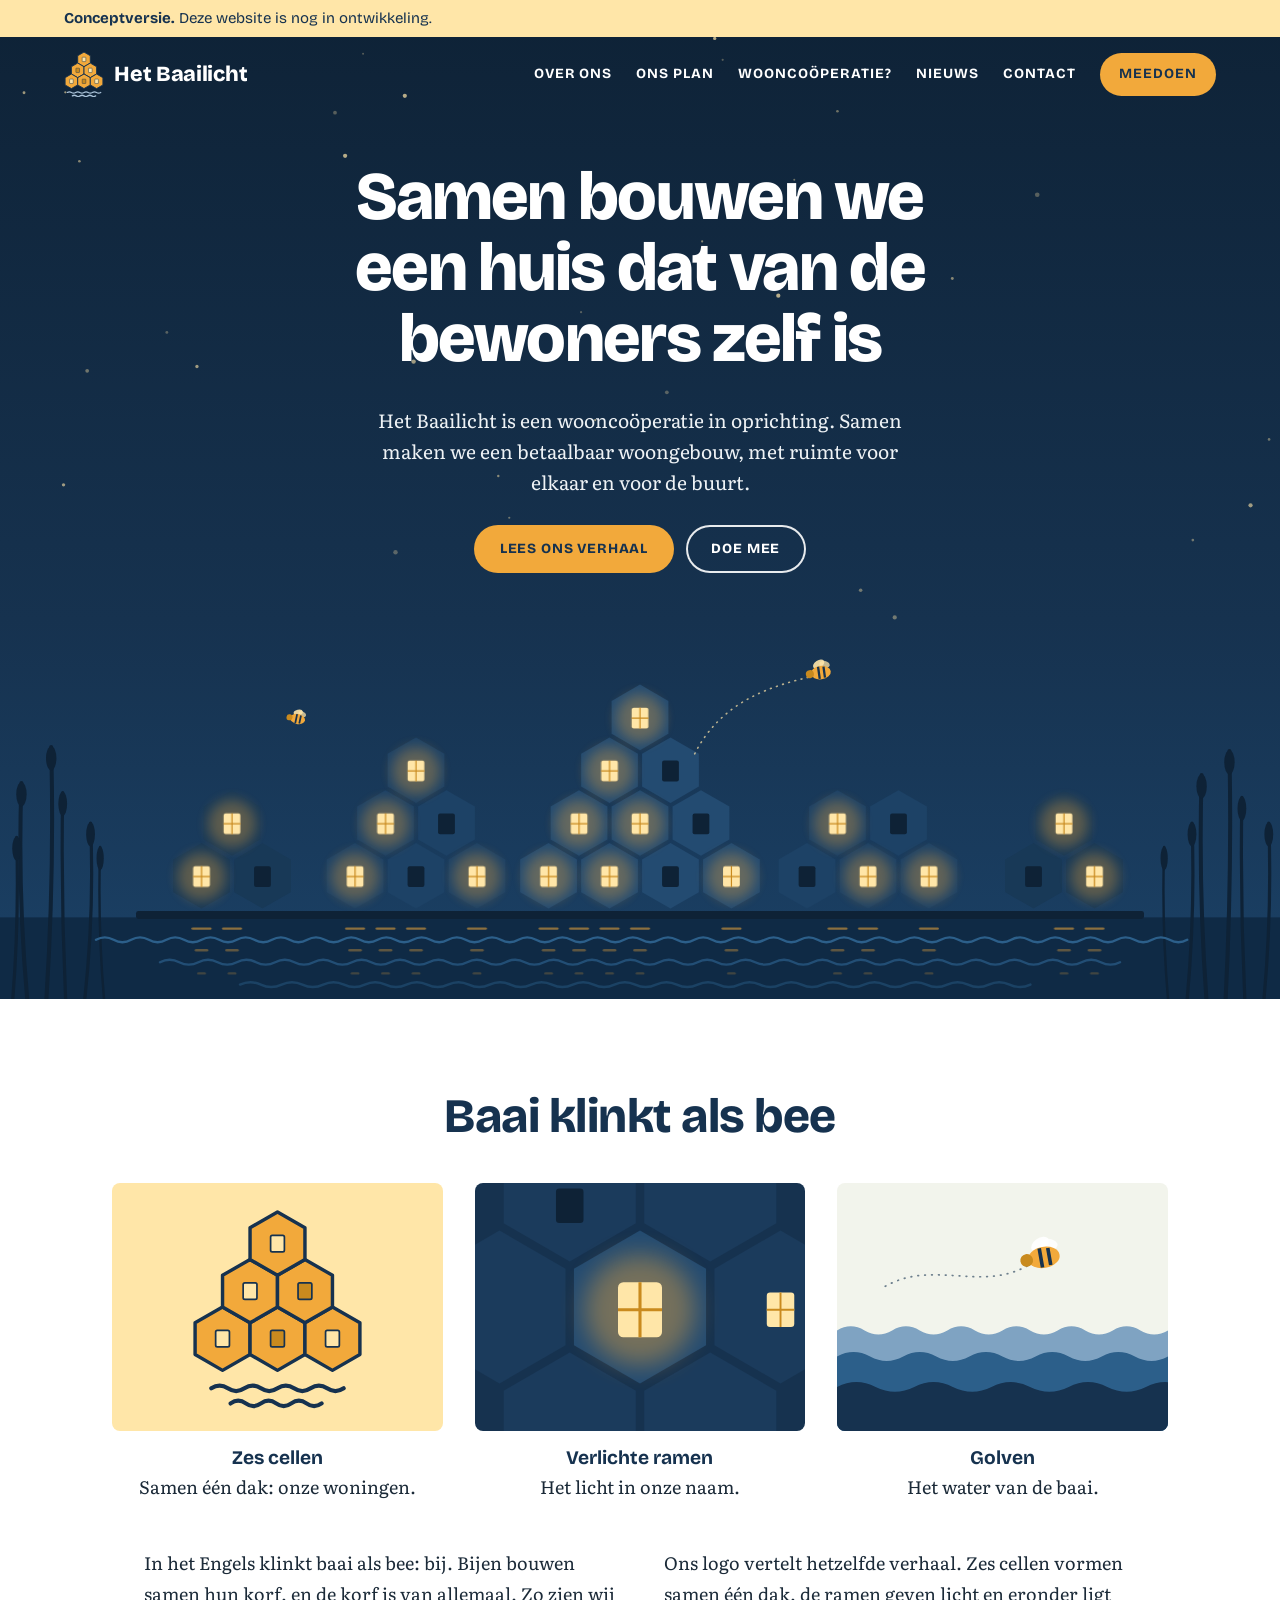
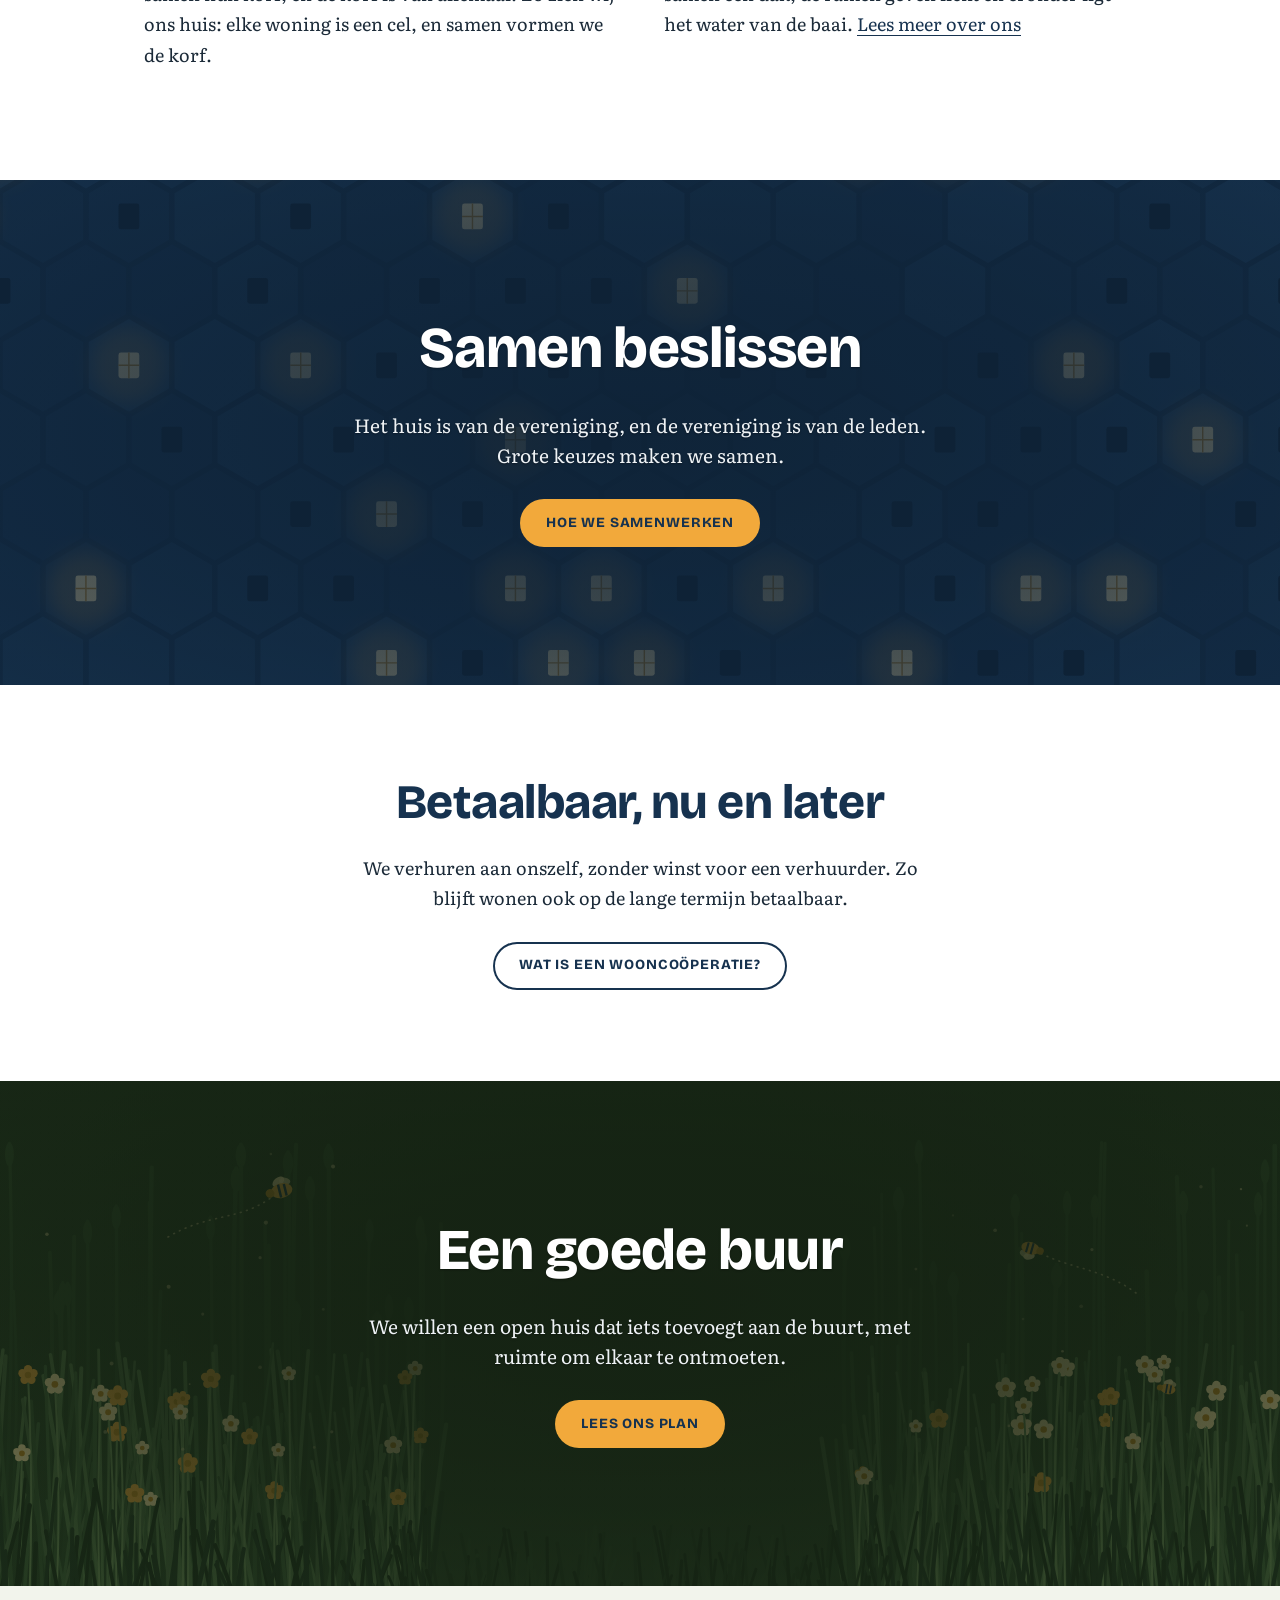
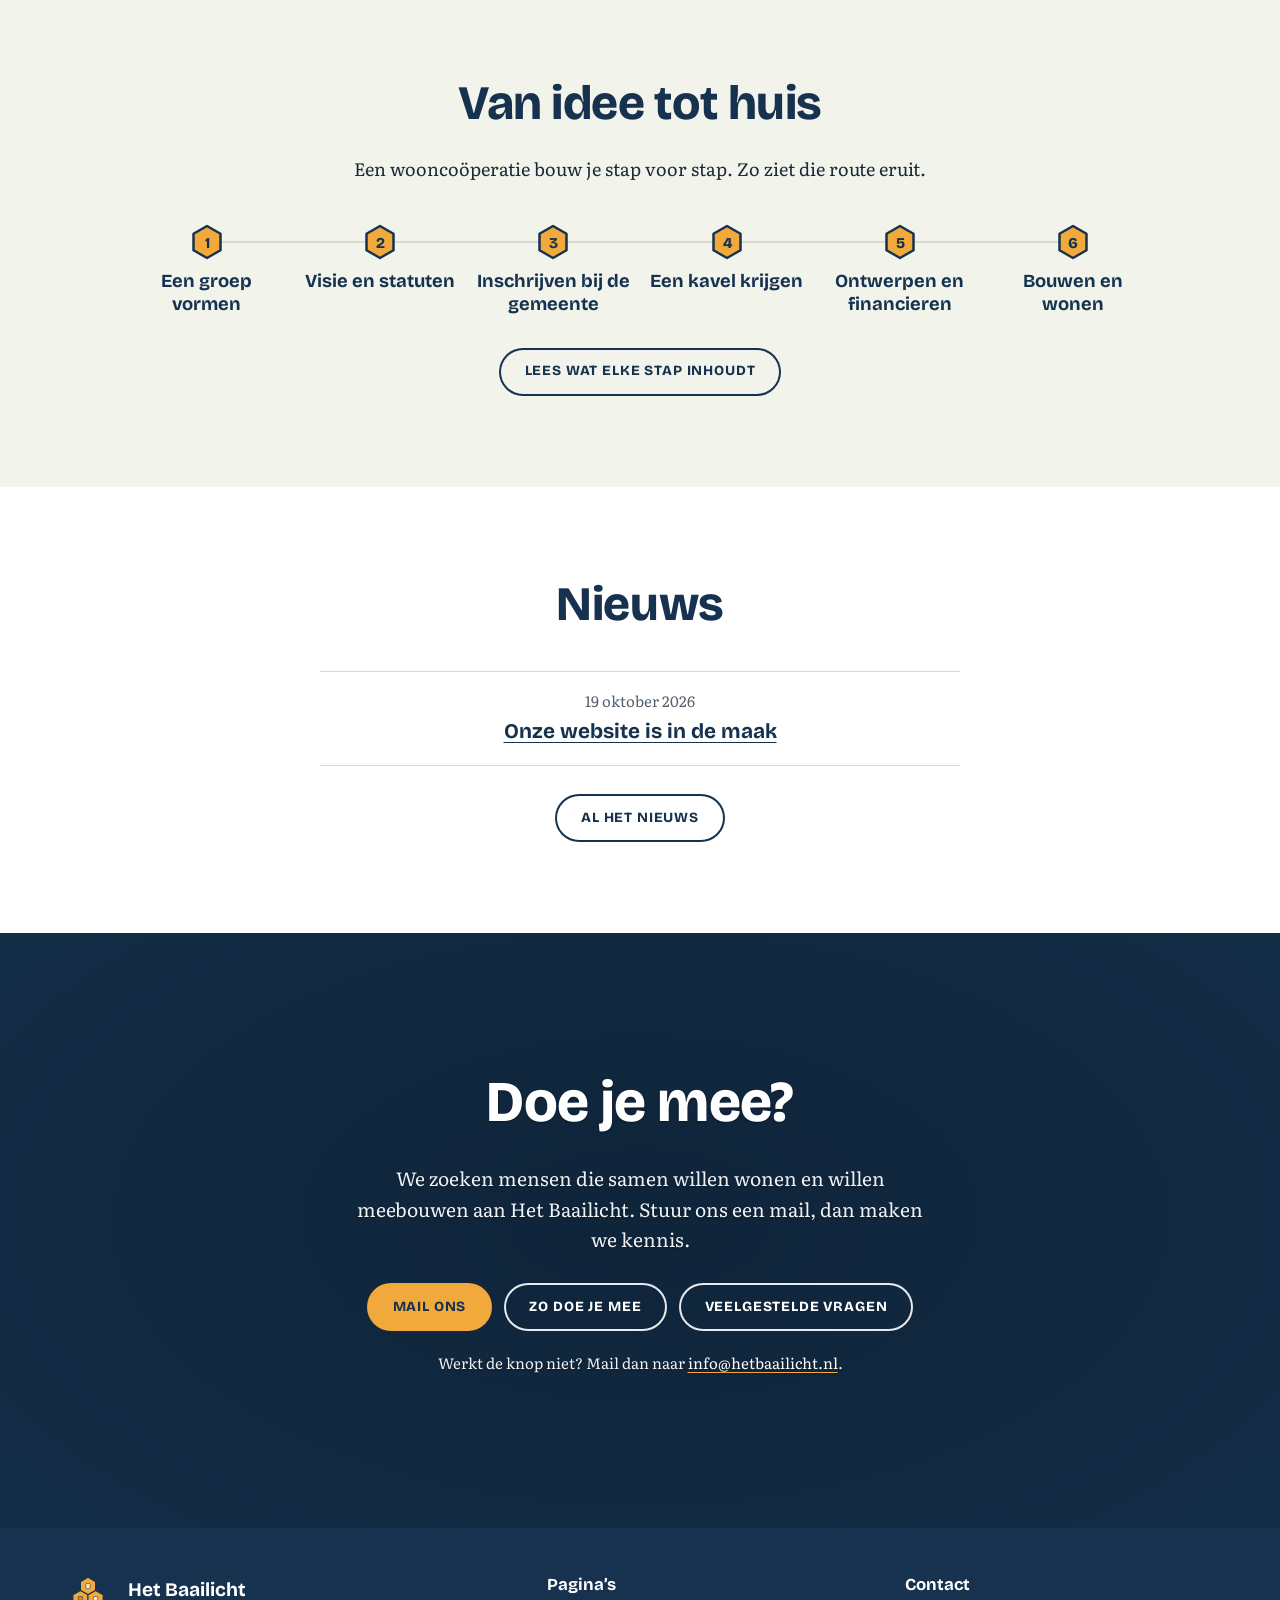
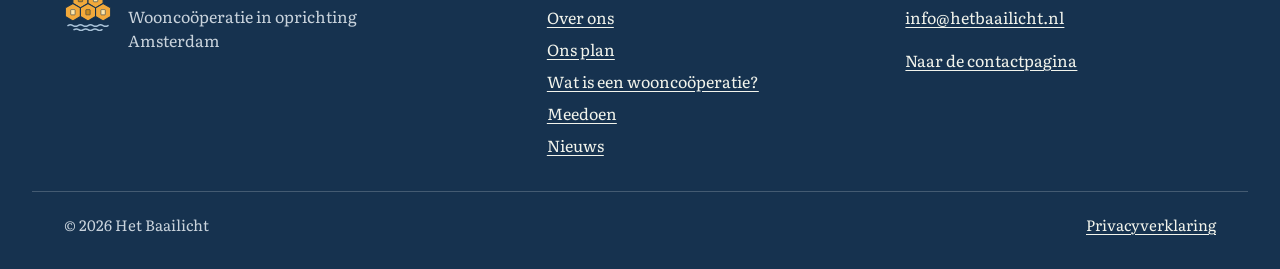
<file: index.html>
<!DOCTYPE html>
<html lang="nl">
<head>
<meta charset="utf-8">
<meta name="viewport" content="width=device-width, initial-scale=1">
<meta http-equiv="Content-Security-Policy" content="default-src 'none'; script-src 'self'; style-src 'self'; img-src 'self'; font-src 'self'; base-uri 'none'; form-action 'none'; upgrade-insecure-requests">
<meta name="referrer" content="no-referrer">
<meta name="robots" content="noindex, nofollow">
<title>Wooncoöperatie Het Baailicht | Samen wonen in Amsterdam</title>
<meta name="description" content="Het Baailicht is een wooncoöperatie in oprichting. We willen een betaalbaar woongebouw maken dat van de bewoners zelf is. Lees ons plan of doe mee.">
<meta name="theme-color" content="#0E2236">
<meta property="og:title" content="Wooncoöperatie Het Baailicht | Samen wonen in Amsterdam">
<meta property="og:description" content="Het Baailicht is een wooncoöperatie in oprichting. We willen een betaalbaar woongebouw maken dat van de bewoners zelf is. Lees ons plan of doe mee.">
<meta property="og:type" content="website">
<meta property="og:locale" content="nl_NL">
<meta property="og:site_name" content="Het Baailicht">
<link rel="icon" href="favicon.ico" sizes="32x32">
<link rel="icon" href="favicon.svg" type="image/svg+xml">
<link rel="apple-touch-icon" href="apple-touch-icon.png">
<link rel="preload" href="assets/fonts/bricolage-grotesque-latin-opsz-wght.woff2" as="font" type="font/woff2" crossorigin>
<link rel="preload" href="assets/fonts/literata-latin-wght.woff2" as="font" type="font/woff2" crossorigin>
<link rel="stylesheet" href="assets/css/style.css?v=b558e44e">
<script src="assets/js/main.js?v=62bbbaea"></script>
</head>
<body>
<a class="sla-over" href="#inhoud">Direct naar de inhoud</a>
<header class="kop">
  <div class="concept" role="note">
    <div class="wrap">
      <p><strong>Conceptversie.</strong> Deze website is nog in ontwikkeling.</p>
    </div>
  </div>
  <div class="wrap kop-binnen">
    <a class="merk" href="index.html" aria-current="page"><img src="assets/img/logo-mark-donker.svg" alt="" width="40" height="46"><span translate="no">Het Baailicht</span></a>
    <button class="menu-knop" type="button" aria-expanded="false" aria-controls="hoofdmenu"><svg class="icoon-open" viewBox="0 0 24 24" aria-hidden="true" focusable="false"><path d="M4 7h16M4 12h16M4 17h16" fill="none" stroke="currentColor" stroke-width="2.4" stroke-linecap="round"/></svg><svg class="icoon-dicht" viewBox="0 0 24 24" aria-hidden="true" focusable="false"><path d="M6 6l12 12M18 6L6 18" fill="none" stroke="currentColor" stroke-width="2.4" stroke-linecap="round"/></svg>Menu</button>
    <nav class="hoofdmenu" id="hoofdmenu" aria-label="Hoofdmenu">
      <ul>
        <li><a href="over-ons.html">Over ons</a></li>
        <li><a href="ons-plan.html">Ons plan</a></li>
        <li><a href="wooncooperatie.html">Wooncoöperatie?</a></li>
        <li><a href="nieuws.html">Nieuws</a></li>
        <li><a href="contact.html">Contact</a></li>
        <li class="menu-meedoen"><a href="meedoen.html">Meedoen</a></li>
      </ul>
    </nav>
  </div>
</header>
<main id="inhoud" tabindex="-1">
<section class="held" aria-labelledby="held-titel">
<svg class="sterren" viewBox="0 0 1600 900" preserveAspectRatio="xMidYMid slice" aria-hidden="true" focusable="false">
<g fill="#FFE6A8">
<circle cx="525.2" cy="101.5" r="1.7" opacity="0.3"/>
<circle cx="856" cy="217.5" r="1" opacity="0.5"/>
<circle cx="78.5" cy="254.2" r="1" opacity="0.3"/>
<circle cx="682.2" cy="466.5" r="1" opacity="0.4"/>
<circle cx="998.8" cy="531.8" r="1.6" opacity="0.4"/>
<circle cx="1543" cy="45.2" r="1.9" opacity="0.4"/>
<circle cx="245" cy="83.6" r="1.3" opacity="0.6"/>
<circle cx="301.9" cy="334.1" r="1.7" opacity="0.4"/>
<circle cx="874.5" cy="53.9" r="1" opacity="0.3"/>
<circle cx="1081.4" cy="250.9" r="1.3" opacity="0.5"/>
<circle cx="727" cy="181.9" r="1.9" opacity="0.6"/>
<circle cx="400.8" cy="330.2" r="1.5" opacity="0.6"/>
<circle cx="1157.9" cy="175.5" r="2.1" opacity="0.3"/>
<circle cx="672.3" cy="428.9" r="1.1" opacity="0.5"/>
<circle cx="81.2" cy="380.8" r="1.8" opacity="0.5"/>
<circle cx="1385.7" cy="189.4" r="1.7" opacity="0.5"/>
<circle cx="924.6" cy="266.4" r="1.9" opacity="0.7"/>
<circle cx="759.6" cy="378.6" r="1" opacity="0.6"/>
<circle cx="1029.5" cy="556.3" r="1.9" opacity="0.4"/>
<circle cx="621.8" cy="381.1" r="0.9" opacity="0.5"/>
<circle cx="282.2" cy="83.2" r="1" opacity="0.6"/>
<circle cx="221.8" cy="153.7" r="1.4" opacity="0.6"/>
<circle cx="145.7" cy="262.6" r="1.6" opacity="0.6"/>
<circle cx="1298.1" cy="486.6" r="1.2" opacity="0.4"/>
<circle cx="579.7" cy="497.5" r="2" opacity="0.3"/>
<circle cx="294.9" cy="145.3" r="1.2" opacity="0.5"/>
<circle cx="939" cy="161.9" r="0.9" opacity="0.4"/>
<circle cx="596" cy="325.8" r="2" opacity="0.6"/>
<circle cx="824.2" cy="353.5" r="1.7" opacity="0.3"/>
<circle cx="1423.3" cy="441.2" r="1.9" opacity="0.6"/>
<circle cx="632.1" cy="235.4" r="1" opacity="0.5"/>
<circle cx="117.1" cy="56.4" r="1.2" opacity="0.3"/>
<circle cx="550.5" cy="48.4" r="0.9" opacity="0.3"/>
<circle cx="178.3" cy="216.3" r="0.9" opacity="0.6"/>
<circle cx="977.9" cy="100.2" r="1.2" opacity="0.4"/>
<circle cx="588.1" cy="86.3" r="1.9" opacity="0.7"/>
<circle cx="746.9" cy="281.3" r="1" opacity="0.3"/>
<circle cx="554.5" cy="163" r="1.9" opacity="0.3"/>
<circle cx="56" cy="533.5" r="1.5" opacity="0.3"/>
<circle cx="867.3" cy="34.6" r="1.5" opacity="0.7"/>
<circle cx="1366.8" cy="395.9" r="1.2" opacity="0.4"/>
<circle cx="280.6" cy="436.8" r="1.5" opacity="0.6"/>
<circle cx="534.3" cy="140.4" r="1.9" opacity="0.7"/>
<circle cx="1350.1" cy="455.3" r="1.9" opacity="0.6"/>
<circle cx="373.7" cy="299.5" r="1.3" opacity="0.3"/>
<circle cx="63.6" cy="170.9" r="1.2" opacity="0.6"/>
</g></svg>
  <div class="held-inhoud">
    <h1 id="held-titel">Samen bouwen we een huis dat van de bewoners zelf is</h1>
    <p class="intro">Het Baailicht is een wooncoöperatie in oprichting. Samen maken we een betaalbaar woongebouw, met ruimte voor elkaar en voor de buurt.</p>
    <div class="knoppen">
      <a class="knop knop-honing" href="over-ons.html">Lees ons verhaal</a>
      <a class="knop knop-licht" href="meedoen.html">Doe mee</a>
    </div>
  </div>
<svg class="stad" viewBox="0 0 1600 520" preserveAspectRatio="xMidYMax slice" aria-hidden="true" focusable="false">
<defs><filter id="gloed" x="-60%" y="-60%" width="220%" height="220%"><feGaussianBlur stdDeviation="8"/></filter></defs>
<rect x="0" y="418" width="1600" height="102" fill="#0F2A45"/>
<g class="riet">
<path d="M34 520 Q22 385 26.8 250" fill="none" stroke="#0E2236" stroke-width="5" stroke-linecap="round"/><ellipse cx="26.8" cy="264" rx="6.5" ry="15" fill="#0E2236"/>
<path d="M58 520 Q68 362.5 64 205" fill="none" stroke="#0E2236" stroke-width="5" stroke-linecap="round"/><ellipse cx="64" cy="219" rx="6.5" ry="15" fill="#0E2236"/>
<path d="M82 520 Q76 391 78.4 262" fill="none" stroke="#0E2236" stroke-width="4" stroke-linecap="round"/><ellipse cx="78.4" cy="276" rx="5.5" ry="15" fill="#0E2236"/>
<path d="M106 520 Q118 410 113.2 300" fill="none" stroke="#0E2236" stroke-width="4" stroke-linecap="round"/><ellipse cx="113.2" cy="314" rx="5.5" ry="15" fill="#0E2236"/>
<path d="M16 520 Q24 419 20.8 318" fill="none" stroke="#0E2236" stroke-width="4" stroke-linecap="round"/><ellipse cx="20.8" cy="332" rx="5.5" ry="15" fill="#0E2236"/>
<path d="M130 520 Q122 425 125.2 330" fill="none" stroke="#0E2236" stroke-width="3" stroke-linecap="round"/><ellipse cx="125.2" cy="344" rx="4.5" ry="15" fill="#0E2236"/>
<path d="M1484 520 Q1494 410 1490 300" fill="none" stroke="#0E2236" stroke-width="4" stroke-linecap="round"/><ellipse cx="1490" cy="314" rx="5.5" ry="15" fill="#0E2236"/>
<path d="M1508 520 Q1498 380 1502 240" fill="none" stroke="#0E2236" stroke-width="5" stroke-linecap="round"/><ellipse cx="1502" cy="254" rx="6.5" ry="15" fill="#0E2236"/>
<path d="M1532 520 Q1540 365 1536.8 210" fill="none" stroke="#0E2236" stroke-width="5" stroke-linecap="round"/><ellipse cx="1536.8" cy="224" rx="6.5" ry="15" fill="#0E2236"/>
<path d="M1556 520 Q1550 394 1552.4 268" fill="none" stroke="#0E2236" stroke-width="4" stroke-linecap="round"/><ellipse cx="1552.4" cy="282" rx="5.5" ry="15" fill="#0E2236"/>
<path d="M1580 520 Q1590 410 1586 300" fill="none" stroke="#0E2236" stroke-width="4" stroke-linecap="round"/><ellipse cx="1586" cy="314" rx="5.5" ry="15" fill="#0E2236"/>
<path d="M1460 520 Q1452 425 1455.2 330" fill="none" stroke="#0E2236" stroke-width="3" stroke-linecap="round"/><ellipse cx="1455.2" cy="344" rx="4.5" ry="15" fill="#0E2236"/>
</g>
<rect x="170" y="410" width="1260" height="10" rx="3" fill="#0E2236"/>
<g fill="#183957">
<polygon points="251.9,325 287.4,345.5 287.4,386.5 251.9,407 216.4,386.5 216.4,345.5"/>
<polygon points="328.1,325 363.6,345.5 363.6,386.5 328.1,407 292.6,386.5 292.6,345.5"/>
<polygon points="290,259 325.5,279.5 325.5,320.5 290,341 254.5,320.5 254.5,279.5"/>
</g>
<g fill="#1D4266">
<polygon points="443.8,325 479.3,345.5 479.3,386.5 443.8,407 408.3,386.5 408.3,345.5"/>
<polygon points="520,325 555.5,345.5 555.5,386.5 520,407 484.5,386.5 484.5,345.5"/>
<polygon points="596.2,325 631.7,345.5 631.7,386.5 596.2,407 560.7,386.5 560.7,345.5"/>
<polygon points="481.9,259 517.4,279.5 517.4,320.5 481.9,341 446.4,320.5 446.4,279.5"/>
<polygon points="558.1,259 593.6,279.5 593.6,320.5 558.1,341 522.6,320.5 522.6,279.5"/>
<polygon points="520,193 555.5,213.5 555.5,254.5 520,275 484.5,254.5 484.5,213.5"/>
</g>
<g fill="#234B71">
<polygon points="685.7,325 721.2,345.5 721.2,386.5 685.7,407 650.2,386.5 650.2,345.5"/>
<polygon points="761.9,325 797.4,345.5 797.4,386.5 761.9,407 726.4,386.5 726.4,345.5"/>
<polygon points="838.1,325 873.6,345.5 873.6,386.5 838.1,407 802.6,386.5 802.6,345.5"/>
<polygon points="914.3,325 949.8,345.5 949.8,386.5 914.3,407 878.8,386.5 878.8,345.5"/>
<polygon points="723.8,259 759.3,279.5 759.3,320.5 723.8,341 688.3,320.5 688.3,279.5"/>
<polygon points="800,259 835.5,279.5 835.5,320.5 800,341 764.5,320.5 764.5,279.5"/>
<polygon points="876.2,259 911.7,279.5 911.7,320.5 876.2,341 840.7,320.5 840.7,279.5"/>
<polygon points="761.9,193 797.4,213.5 797.4,254.5 761.9,275 726.4,254.5 726.4,213.5"/>
<polygon points="838.1,193 873.6,213.5 873.6,254.5 838.1,275 802.6,254.5 802.6,213.5"/>
<polygon points="800,127 835.5,147.5 835.5,188.5 800,209 764.5,188.5 764.5,147.5"/>
</g>
<g fill="#1D4266">
<polygon points="1008.8,325 1044.3,345.5 1044.3,386.5 1008.8,407 973.3,386.5 973.3,345.5"/>
<polygon points="1085,325 1120.5,345.5 1120.5,386.5 1085,407 1049.5,386.5 1049.5,345.5"/>
<polygon points="1161.2,325 1196.7,345.5 1196.7,386.5 1161.2,407 1125.7,386.5 1125.7,345.5"/>
<polygon points="1046.9,259 1082.4,279.5 1082.4,320.5 1046.9,341 1011.4,320.5 1011.4,279.5"/>
<polygon points="1123.1,259 1158.6,279.5 1158.6,320.5 1123.1,341 1087.6,320.5 1087.6,279.5"/>
</g>
<g fill="#183957">
<polygon points="1291.9,325 1327.4,345.5 1327.4,386.5 1291.9,407 1256.4,386.5 1256.4,345.5"/>
<polygon points="1368.1,325 1403.6,345.5 1403.6,386.5 1368.1,407 1332.6,386.5 1332.6,345.5"/>
<polygon points="1330,259 1365.5,279.5 1365.5,320.5 1330,341 1294.5,320.5 1294.5,279.5"/>
</g>
<g fill="#0E2236">
<rect x="241.4" y="354" width="21" height="26" rx="2.5"/>
<rect x="317.6" y="354" width="21" height="26" rx="2.5"/>
<rect x="279.5" y="288" width="21" height="26" rx="2.5"/>
<rect x="433.3" y="354" width="21" height="26" rx="2.5"/>
<rect x="509.5" y="354" width="21" height="26" rx="2.5"/>
<rect x="585.7" y="354" width="21" height="26" rx="2.5"/>
<rect x="471.4" y="288" width="21" height="26" rx="2.5"/>
<rect x="547.6" y="288" width="21" height="26" rx="2.5"/>
<rect x="509.5" y="222" width="21" height="26" rx="2.5"/>
<rect x="675.2" y="354" width="21" height="26" rx="2.5"/>
<rect x="751.4" y="354" width="21" height="26" rx="2.5"/>
<rect x="827.6" y="354" width="21" height="26" rx="2.5"/>
<rect x="903.8" y="354" width="21" height="26" rx="2.5"/>
<rect x="713.3" y="288" width="21" height="26" rx="2.5"/>
<rect x="789.5" y="288" width="21" height="26" rx="2.5"/>
<rect x="865.7" y="288" width="21" height="26" rx="2.5"/>
<rect x="751.4" y="222" width="21" height="26" rx="2.5"/>
<rect x="827.6" y="222" width="21" height="26" rx="2.5"/>
<rect x="789.5" y="156" width="21" height="26" rx="2.5"/>
<rect x="998.3" y="354" width="21" height="26" rx="2.5"/>
<rect x="1074.5" y="354" width="21" height="26" rx="2.5"/>
<rect x="1150.7" y="354" width="21" height="26" rx="2.5"/>
<rect x="1036.4" y="288" width="21" height="26" rx="2.5"/>
<rect x="1112.6" y="288" width="21" height="26" rx="2.5"/>
<rect x="1281.4" y="354" width="21" height="26" rx="2.5"/>
<rect x="1357.6" y="354" width="21" height="26" rx="2.5"/>
<rect x="1319.5" y="288" width="21" height="26" rx="2.5"/>
</g>
<g class="raam-aan a1">
<circle cx="685.7" cy="367" r="30" fill="#F2A93B" opacity="0.32" filter="url(#gloed)"/>
<rect x="675.2" y="354" width="21" height="26" rx="2.5" fill="#FFE6A8"/><path d="M685.7 354v26M675.2 367h21" stroke="#C98A1E" stroke-width="1.5"/>
</g>
<g class="raam-aan a2">
<circle cx="761.9" cy="367" r="30" fill="#F2A93B" opacity="0.32" filter="url(#gloed)"/>
<rect x="751.4" y="354" width="21" height="26" rx="2.5" fill="#FFE6A8"/><path d="M761.9 354v26M751.4 367h21" stroke="#C98A1E" stroke-width="1.5"/>
</g>
<g class="raam-aan a3">
<circle cx="914.3" cy="367" r="30" fill="#F2A93B" opacity="0.32" filter="url(#gloed)"/>
<rect x="903.8" y="354" width="21" height="26" rx="2.5" fill="#FFE6A8"/><path d="M914.3 354v26M903.8 367h21" stroke="#C98A1E" stroke-width="1.5"/>
</g>
<g class="raam-aan a4">
<circle cx="723.8" cy="301" r="30" fill="#F2A93B" opacity="0.32" filter="url(#gloed)"/>
<rect x="713.3" y="288" width="21" height="26" rx="2.5" fill="#FFE6A8"/><path d="M723.8 288v26M713.3 301h21" stroke="#C98A1E" stroke-width="1.5"/>
</g>
<g class="raam-aan a5">
<circle cx="800" cy="301" r="30" fill="#F2A93B" opacity="0.32" filter="url(#gloed)"/>
<rect x="789.5" y="288" width="21" height="26" rx="2.5" fill="#FFE6A8"/><path d="M800 288v26M789.5 301h21" stroke="#C98A1E" stroke-width="1.5"/>
</g>
<g class="raam-aan a6">
<circle cx="761.9" cy="235" r="30" fill="#F2A93B" opacity="0.32" filter="url(#gloed)"/>
<rect x="751.4" y="222" width="21" height="26" rx="2.5" fill="#FFE6A8"/><path d="M761.9 222v26M751.4 235h21" stroke="#C98A1E" stroke-width="1.5"/>
</g>
<g class="raam-aan a7">
<circle cx="800" cy="169" r="30" fill="#F2A93B" opacity="0.32" filter="url(#gloed)"/>
<rect x="789.5" y="156" width="21" height="26" rx="2.5" fill="#FFE6A8"/><path d="M800 156v26M789.5 169h21" stroke="#C98A1E" stroke-width="1.5"/>
</g>
<g class="raam-aan a8">
<circle cx="596.2" cy="367" r="30" fill="#F2A93B" opacity="0.32" filter="url(#gloed)"/>
<rect x="585.7" y="354" width="21" height="26" rx="2.5" fill="#FFE6A8"/><path d="M596.2 354v26M585.7 367h21" stroke="#C98A1E" stroke-width="1.5"/>
</g>
<g class="raam-aan a9">
<circle cx="443.8" cy="367" r="30" fill="#F2A93B" opacity="0.32" filter="url(#gloed)"/>
<rect x="433.3" y="354" width="21" height="26" rx="2.5" fill="#FFE6A8"/><path d="M443.8 354v26M433.3 367h21" stroke="#C98A1E" stroke-width="1.5"/>
</g>
<g class="raam-aan a10">
<circle cx="1085" cy="367" r="30" fill="#F2A93B" opacity="0.32" filter="url(#gloed)"/>
<rect x="1074.5" y="354" width="21" height="26" rx="2.5" fill="#FFE6A8"/><path d="M1085 354v26M1074.5 367h21" stroke="#C98A1E" stroke-width="1.5"/>
</g>
<g class="raam-aan a11">
<circle cx="481.9" cy="301" r="30" fill="#F2A93B" opacity="0.32" filter="url(#gloed)"/>
<rect x="471.4" y="288" width="21" height="26" rx="2.5" fill="#FFE6A8"/><path d="M481.9 288v26M471.4 301h21" stroke="#C98A1E" stroke-width="1.5"/>
</g>
<g class="raam-aan a12">
<circle cx="1046.9" cy="301" r="30" fill="#F2A93B" opacity="0.32" filter="url(#gloed)"/>
<rect x="1036.4" y="288" width="21" height="26" rx="2.5" fill="#FFE6A8"/><path d="M1046.9 288v26M1036.4 301h21" stroke="#C98A1E" stroke-width="1.5"/>
</g>
<g class="raam-aan a13">
<circle cx="520" cy="235" r="30" fill="#F2A93B" opacity="0.32" filter="url(#gloed)"/>
<rect x="509.5" y="222" width="21" height="26" rx="2.5" fill="#FFE6A8"/><path d="M520 222v26M509.5 235h21" stroke="#C98A1E" stroke-width="1.5"/>
</g>
<g class="raam-aan a14">
<circle cx="1161.2" cy="367" r="30" fill="#F2A93B" opacity="0.32" filter="url(#gloed)"/>
<rect x="1150.7" y="354" width="21" height="26" rx="2.5" fill="#FFE6A8"/><path d="M1161.2 354v26M1150.7 367h21" stroke="#C98A1E" stroke-width="1.5"/>
</g>
<g class="raam-aan a15">
<circle cx="251.9" cy="367" r="30" fill="#F2A93B" opacity="0.32" filter="url(#gloed)"/>
<rect x="241.4" y="354" width="21" height="26" rx="2.5" fill="#FFE6A8"/><path d="M251.9 354v26M241.4 367h21" stroke="#C98A1E" stroke-width="1.5"/>
</g>
<g class="raam-aan a16">
<circle cx="1368.1" cy="367" r="30" fill="#F2A93B" opacity="0.32" filter="url(#gloed)"/>
<rect x="1357.6" y="354" width="21" height="26" rx="2.5" fill="#FFE6A8"/><path d="M1368.1 354v26M1357.6 367h21" stroke="#C98A1E" stroke-width="1.5"/>
</g>
<g class="raam-aan a17">
<circle cx="290" cy="301" r="30" fill="#F2A93B" opacity="0.32" filter="url(#gloed)"/>
<rect x="279.5" y="288" width="21" height="26" rx="2.5" fill="#FFE6A8"/><path d="M290 288v26M279.5 301h21" stroke="#C98A1E" stroke-width="1.5"/>
</g>
<g class="raam-aan a18">
<circle cx="1330" cy="301" r="30" fill="#F2A93B" opacity="0.32" filter="url(#gloed)"/>
<rect x="1319.5" y="288" width="21" height="26" rx="2.5" fill="#FFE6A8"/><path d="M1330 288v26M1319.5 301h21" stroke="#C98A1E" stroke-width="1.5"/>
</g>
<g fill="none" stroke="#2C5F8A" stroke-width="3" stroke-linecap="round">
<path d="M120 446 q11 -6 22 0 t22 0 t22 0 t22 0 t22 0 t22 0 t22 0 t22 0 t22 0 t22 0 t22 0 t22 0 t22 0 t22 0 t22 0 t22 0 t22 0 t22 0 t22 0 t22 0 t22 0 t22 0 t22 0 t22 0 t22 0 t22 0 t22 0 t22 0 t22 0 t22 0 t22 0 t22 0 t22 0 t22 0 t22 0 t22 0 t22 0 t22 0 t22 0 t22 0 t22 0 t22 0 t22 0 t22 0 t22 0 t22 0 t22 0 t22 0 t22 0 t22 0 t22 0 t22 0 t22 0 t22 0 t22 0 t22 0 t22 0 t22 0 t22 0 t22 0 t22 0 t22 0"/>
<path d="M200 474 q12 -6 24 0 t24 0 t24 0 t24 0 t24 0 t24 0 t24 0 t24 0 t24 0 t24 0 t24 0 t24 0 t24 0 t24 0 t24 0 t24 0 t24 0 t24 0 t24 0 t24 0 t24 0 t24 0 t24 0 t24 0 t24 0 t24 0 t24 0 t24 0 t24 0 t24 0 t24 0 t24 0 t24 0 t24 0 t24 0 t24 0 t24 0 t24 0 t24 0 t24 0 t24 0 t24 0 t24 0 t24 0 t24 0 t24 0 t24 0 t24 0 t24 0 t24 0" opacity="0.7"/>
<path d="M300 502 q13 -6 26 0 t26 0 t26 0 t26 0 t26 0 t26 0 t26 0 t26 0 t26 0 t26 0 t26 0 t26 0 t26 0 t26 0 t26 0 t26 0 t26 0 t26 0 t26 0 t26 0 t26 0 t26 0 t26 0 t26 0 t26 0 t26 0 t26 0 t26 0 t26 0 t26 0 t26 0 t26 0 t26 0 t26 0 t26 0 t26 0 t26 0 t26 0" opacity="0.45"/>
</g>
<g class="spiegel" stroke="#F2A93B" stroke-width="3" stroke-linecap="round">
<path d="M240.9 432h22" opacity="0.55"/>
<path d="M244.9 459h14" opacity="0.35"/>
<path d="M247.9 488h8" opacity="0.22"/>
<path d="M279 432h22" opacity="0.55"/>
<path d="M283 459h14" opacity="0.35"/>
<path d="M286 488h8" opacity="0.22"/>
<path d="M432.8 432h22" opacity="0.55"/>
<path d="M436.8 459h14" opacity="0.35"/>
<path d="M439.8 488h8" opacity="0.22"/>
<path d="M470.9 432h22" opacity="0.55"/>
<path d="M474.9 459h14" opacity="0.35"/>
<path d="M477.9 488h8" opacity="0.22"/>
<path d="M509 432h22" opacity="0.55"/>
<path d="M513 459h14" opacity="0.35"/>
<path d="M516 488h8" opacity="0.22"/>
<path d="M585.2 432h22" opacity="0.55"/>
<path d="M589.2 459h14" opacity="0.35"/>
<path d="M592.2 488h8" opacity="0.22"/>
<path d="M674.7 432h22" opacity="0.55"/>
<path d="M678.7 459h14" opacity="0.35"/>
<path d="M681.7 488h8" opacity="0.22"/>
<path d="M712.8 432h22" opacity="0.55"/>
<path d="M716.8 459h14" opacity="0.35"/>
<path d="M719.8 488h8" opacity="0.22"/>
<path d="M750.9 432h22" opacity="0.55"/>
<path d="M754.9 459h14" opacity="0.35"/>
<path d="M757.9 488h8" opacity="0.22"/>
<path d="M789 432h22" opacity="0.55"/>
<path d="M793 459h14" opacity="0.35"/>
<path d="M796 488h8" opacity="0.22"/>
<path d="M903.3 432h22" opacity="0.55"/>
<path d="M907.3 459h14" opacity="0.35"/>
<path d="M910.3 488h8" opacity="0.22"/>
<path d="M1035.9 432h22" opacity="0.55"/>
<path d="M1039.9 459h14" opacity="0.35"/>
<path d="M1042.9 488h8" opacity="0.22"/>
<path d="M1074 432h22" opacity="0.55"/>
<path d="M1078 459h14" opacity="0.35"/>
<path d="M1081 488h8" opacity="0.22"/>
<path d="M1150.2 432h22" opacity="0.55"/>
<path d="M1154.2 459h14" opacity="0.35"/>
<path d="M1157.2 488h8" opacity="0.22"/>
<path d="M1319 432h22" opacity="0.55"/>
<path d="M1323 459h14" opacity="0.35"/>
<path d="M1326 488h8" opacity="0.22"/>
<path d="M1357.1 432h22" opacity="0.55"/>
<path d="M1361.1 459h14" opacity="0.35"/>
<path d="M1364.1 488h8" opacity="0.22"/>
</g>
<path d="M1010 118 C960 130 900 150 868.1 214" fill="none" stroke="#FFE6A8" stroke-width="2" stroke-linecap="round" stroke-dasharray="1 7" opacity="0.7"/>
<g transform="translate(1026 112) rotate(-8) scale(1.2)"><ellipse cx="-1" cy="-9" rx="6.5" ry="4" transform="rotate(-25 -1 -9)" fill="#FFE6A8" opacity="0.9"/><ellipse cx="5" cy="-8" rx="5.5" ry="3.5" transform="rotate(20 5 -8)" fill="#FFE6A8" opacity="0.75"/><ellipse cx="0" cy="0" rx="10.5" ry="7" fill="#F2A93B"/><path d="M-2 -6.4v12.8M3.6 -5.7v11.4" stroke="#16324F" stroke-width="2.4"/><circle cx="-11.5" cy="0" r="4.2" fill="#C98A1E"/></g>
<g transform="translate(372 170) rotate(12) scale(0.9)"><ellipse cx="-1" cy="-9" rx="6.5" ry="4" transform="rotate(-25 -1 -9)" fill="#FFE6A8" opacity="0.9"/><ellipse cx="5" cy="-8" rx="5.5" ry="3.5" transform="rotate(20 5 -8)" fill="#FFE6A8" opacity="0.75"/><ellipse cx="0" cy="0" rx="10.5" ry="7" fill="#F2A93B"/><path d="M-2 -6.4v12.8M3.6 -5.7v11.4" stroke="#16324F" stroke-width="2.4"/><circle cx="-11.5" cy="0" r="4.2" fill="#C98A1E"/></g>
</svg>
</section>

<section class="sectie" aria-labelledby="naam-titel">
  <div class="wrap">
    <div class="sectie-kop">
      <h2 id="naam-titel">Baai klinkt als bee</h2>
    </div>
    <div class="drie-beelden">
      <figure>
        <img src="assets/img/naam-cellen.svg" alt="" width="480" height="360" loading="lazy">
        <figcaption><strong>Zes cellen</strong>Samen één dak: onze woningen.</figcaption>
      </figure>
      <figure>
        <img src="assets/img/naam-ramen.svg" alt="" width="480" height="360" loading="lazy">
        <figcaption><strong>Verlichte ramen</strong>Het licht in onze naam.</figcaption>
      </figure>
      <figure>
        <img src="assets/img/naam-golven.svg" alt="" width="480" height="360" loading="lazy">
        <figcaption><strong>Golven</strong>Het water van de baai.</figcaption>
      </figure>
    </div>
    <div class="twee-kolommen">
      <p>In het Engels klinkt baai als bee: bij. Bijen bouwen samen hun korf, en de korf is van allemaal. Zo zien wij ons huis: elke woning is een cel, en samen vormen we de korf.</p>
      <p>Ons logo vertelt hetzelfde verhaal. Zes cellen vormen samen één dak, de ramen geven licht en eronder ligt het water van de baai. <a href="over-ons.html">Lees meer over ons</a></p>
    </div>
  </div>
</section>

<section class="band band-honingraat" aria-labelledby="samen-titel">
  <img class="band-beeld" src="assets/img/band-honingraat.svg" alt="" width="1600" height="700" loading="lazy">
  <div class="band-inhoud">
    <h2 id="samen-titel">Samen beslissen</h2>
    <p>Het huis is van de vereniging, en de vereniging is van de leden. Grote keuzes maken we samen.</p>
    <div class="knoppen"><a class="knop knop-honing" href="over-ons.html#samenwerken">Hoe we samenwerken</a></div>
  </div>
</section>

<section class="sectie" aria-labelledby="betaalbaar-titel">
  <div class="wrap midden">
    <h2 id="betaalbaar-titel">Betaalbaar, nu en later</h2>
    <p>We verhuren aan onszelf, zonder winst voor een verhuurder. Zo blijft wonen ook op de lange termijn betaalbaar.</p>
    <div class="knoppen"><a class="knop knop-donker" href="wooncooperatie.html">Wat is een wooncoöperatie?</a></div>
  </div>
</section>

<section class="band band-groen" aria-labelledby="buur-titel">
  <img class="band-beeld" src="assets/img/band-groen.svg" alt="" width="1600" height="700" loading="lazy">
  <div class="band-inhoud">
    <h2 id="buur-titel">Een goede buur</h2>
    <p>We willen een open huis dat iets toevoegt aan de buurt, met ruimte om elkaar te ontmoeten.</p>
    <div class="knoppen"><a class="knop knop-honing" href="ons-plan.html">Lees ons plan</a></div>
  </div>
</section>

<section class="sectie sectie-dijk" aria-labelledby="route-titel">
  <div class="wrap">
    <div class="sectie-kop">
      <h2 id="route-titel">Van idee tot huis</h2>
      <p>Een wooncoöperatie bouw je stap voor stap. Zo ziet die route eruit.</p>
    </div>
<ol class="stappen-kort">
<li><svg class="marker" viewBox="0 0 32 36" aria-hidden="true" focusable="false"><polygon points="16,2 29.5,9.75 29.5,26.25 16,34 2.5,26.25 2.5,9.75" stroke-linejoin="round"/><text x="16" y="18.5" text-anchor="middle" dominant-baseline="central">1</text></svg><span class="stap-naam">Een groep vormen</span></li>
<li><svg class="marker" viewBox="0 0 32 36" aria-hidden="true" focusable="false"><polygon points="16,2 29.5,9.75 29.5,26.25 16,34 2.5,26.25 2.5,9.75" stroke-linejoin="round"/><text x="16" y="18.5" text-anchor="middle" dominant-baseline="central">2</text></svg><span class="stap-naam">Visie en statuten</span></li>
<li><svg class="marker" viewBox="0 0 32 36" aria-hidden="true" focusable="false"><polygon points="16,2 29.5,9.75 29.5,26.25 16,34 2.5,26.25 2.5,9.75" stroke-linejoin="round"/><text x="16" y="18.5" text-anchor="middle" dominant-baseline="central">3</text></svg><span class="stap-naam">Inschrijven bij de gemeente</span></li>
<li><svg class="marker" viewBox="0 0 32 36" aria-hidden="true" focusable="false"><polygon points="16,2 29.5,9.75 29.5,26.25 16,34 2.5,26.25 2.5,9.75" stroke-linejoin="round"/><text x="16" y="18.5" text-anchor="middle" dominant-baseline="central">4</text></svg><span class="stap-naam">Een kavel krijgen</span></li>
<li><svg class="marker" viewBox="0 0 32 36" aria-hidden="true" focusable="false"><polygon points="16,2 29.5,9.75 29.5,26.25 16,34 2.5,26.25 2.5,9.75" stroke-linejoin="round"/><text x="16" y="18.5" text-anchor="middle" dominant-baseline="central">5</text></svg><span class="stap-naam">Ontwerpen en financieren</span></li>
<li><svg class="marker" viewBox="0 0 32 36" aria-hidden="true" focusable="false"><polygon points="16,2 29.5,9.75 29.5,26.25 16,34 2.5,26.25 2.5,9.75" stroke-linejoin="round"/><text x="16" y="18.5" text-anchor="middle" dominant-baseline="central">6</text></svg><span class="stap-naam">Bouwen en wonen</span></li>
</ol>
    <div class="knoppen"><a class="knop knop-donker" href="ons-plan.html#stappen">Lees wat elke stap inhoudt</a></div>
  </div>
</section>

<section class="sectie" aria-labelledby="nieuws-titel">
  <div class="wrap">
    <div class="sectie-kop">
      <h2 id="nieuws-titel">Nieuws</h2>
    </div>
    <ul class="nieuws-lijst">
      <li><time datetime="2026-10-19">19 oktober 2026</time><a href="nieuws.html#website">Onze website is in de maak</a></li>
    </ul>
    <div class="knoppen"><a class="knop knop-donker" href="nieuws.html">Al het nieuws</a></div>
  </div>
</section>

<section class="band band-water" aria-labelledby="meedoen-titel">
  <img class="band-beeld" src="assets/img/band-water.svg" alt="" width="1600" height="700" loading="lazy">
  <div class="band-inhoud">
    <h2 id="meedoen-titel">Doe je mee?</h2>
    <p>We zoeken mensen die samen willen wonen en willen meebouwen aan Het Baailicht. Stuur ons een mail, dan maken we kennis.</p>
    <div class="knoppen">
      <a class="knop knop-honing" href="mailto:info@hetbaailicht.nl?subject=Ik%20wil%20meedoen%20met%20Het%20Baailicht&amp;body=Hoi%20Het%20Baailicht%2C%0D%0A%0D%0AMijn%20naam%20is%3A%20%0D%0AIk%20wil%20meedoen%20omdat%3A%20%0D%0A%0D%0AGroet%2C%0D%0A">Mail ons</a>
      <a class="knop knop-licht" href="meedoen.html">Zo doe je mee</a>
      <a class="knop knop-licht" href="wooncooperatie.html#vragen">Veelgestelde vragen</a>
    </div>
    <p class="klein-licht">Werkt de knop niet? Mail dan naar <a href="mailto:info@hetbaailicht.nl">info@hetbaailicht.nl</a>.</p>
  </div>
</section>
</main>
<footer class="voet">
  <div class="wrap voet-raster">
    <div class="voet-merk">
      <img src="assets/img/logo-mark-donker.svg" alt="" width="48" height="55">
      <p><strong translate="no">Het Baailicht</strong><br>Wooncoöperatie in oprichting<br>Amsterdam</p>
    </div>
    <nav aria-label="Pagina’s">
      <h2 class="voet-kop">Pagina’s</h2>
      <ul>
        <li><a href="over-ons.html">Over ons</a></li>
        <li><a href="ons-plan.html">Ons plan</a></li>
        <li><a href="wooncooperatie.html">Wat is een wooncoöperatie?</a></li>
        <li><a href="meedoen.html">Meedoen</a></li>
        <li><a href="nieuws.html">Nieuws</a></li>
      </ul>
    </nav>
    <div>
      <h2 class="voet-kop">Contact</h2>
      <p><a href="mailto:info@hetbaailicht.nl">info@hetbaailicht.nl</a></p>
      <p><a href="contact.html">Naar de contactpagina</a></p>
    </div>
  </div>
  <div class="wrap voet-onder">
    <p>&copy; 2026 <span translate="no">Het Baailicht</span></p>
    <p><a href="privacy.html">Privacyverklaring</a></p>
  </div>
</footer>
</body>
</html>
</file>
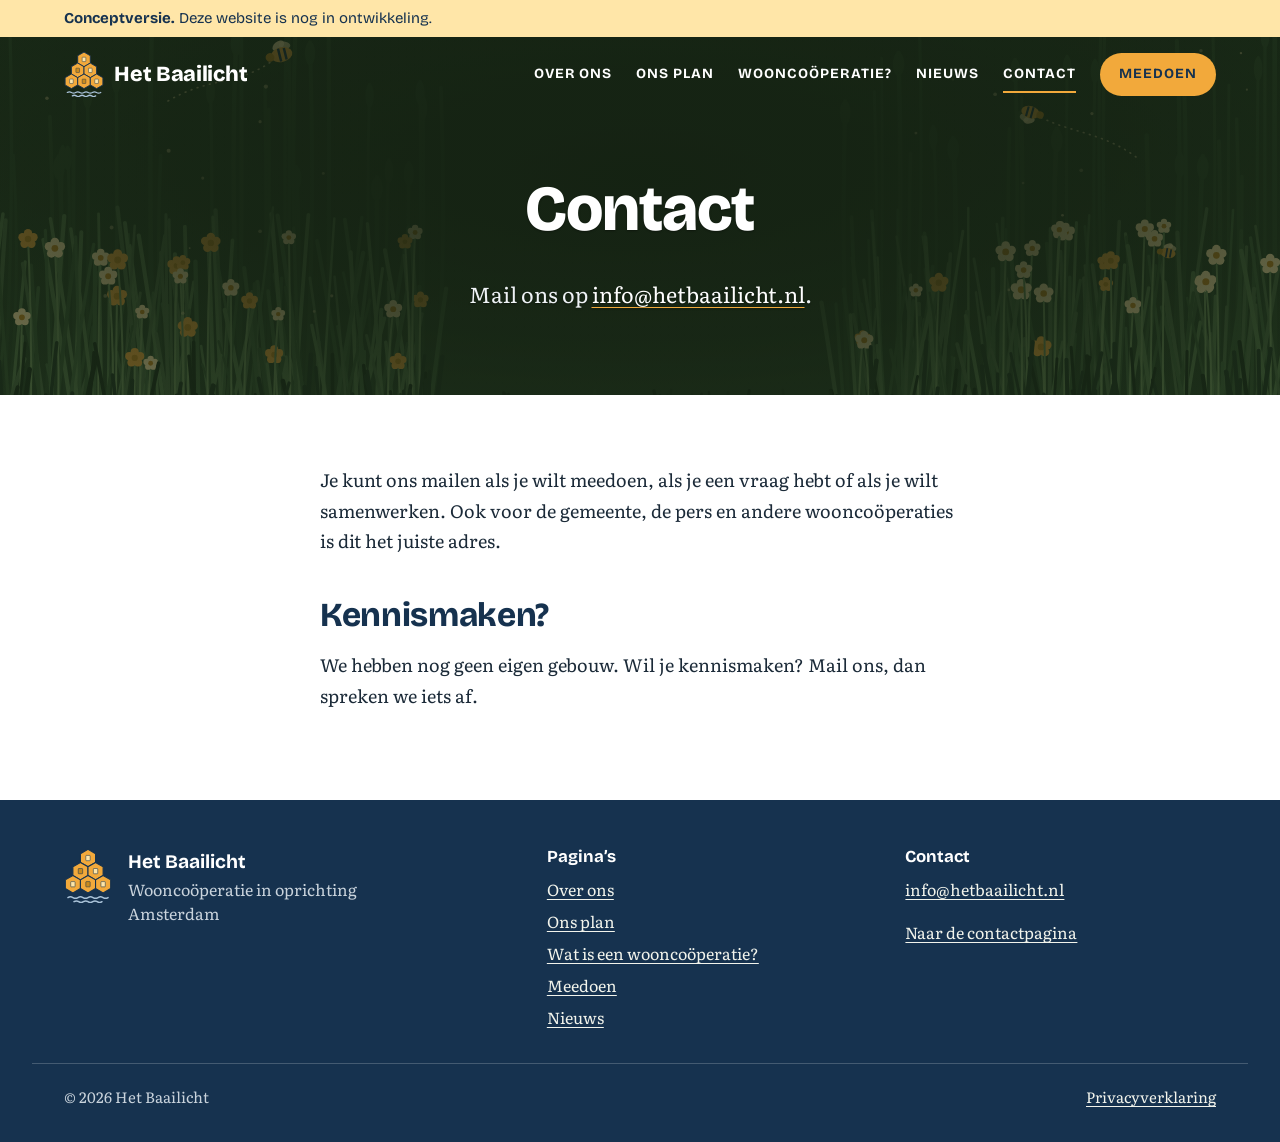
<file: contact.html>
<!DOCTYPE html>
<html lang="nl">
<head>
<meta charset="utf-8">
<meta name="viewport" content="width=device-width, initial-scale=1">
<meta http-equiv="Content-Security-Policy" content="default-src 'none'; script-src 'self'; style-src 'self'; img-src 'self'; font-src 'self'; base-uri 'none'; form-action 'none'; upgrade-insecure-requests">
<meta name="referrer" content="no-referrer">
<meta name="robots" content="noindex, nofollow">
<title>Contact | Wooncoöperatie Het Baailicht, Amsterdam</title>
<meta name="description" content="Neem contact op met wooncoöperatie Het Baailicht via info@hetbaailicht.nl. Voor meedoen, vragen en samenwerken, en ook voor de pers en de gemeente.">
<meta name="theme-color" content="#0E2236">
<meta property="og:title" content="Contact | Wooncoöperatie Het Baailicht, Amsterdam">
<meta property="og:description" content="Neem contact op met wooncoöperatie Het Baailicht via info@hetbaailicht.nl. Voor meedoen, vragen en samenwerken, en ook voor de pers en de gemeente.">
<meta property="og:type" content="website">
<meta property="og:locale" content="nl_NL">
<meta property="og:site_name" content="Het Baailicht">
<link rel="icon" href="favicon.ico" sizes="32x32">
<link rel="icon" href="favicon.svg" type="image/svg+xml">
<link rel="apple-touch-icon" href="apple-touch-icon.png">
<link rel="preload" href="assets/fonts/bricolage-grotesque-latin-opsz-wght.woff2" as="font" type="font/woff2" crossorigin>
<link rel="preload" href="assets/fonts/literata-latin-wght.woff2" as="font" type="font/woff2" crossorigin>
<link rel="stylesheet" href="assets/css/style.css?v=b558e44e">
<script src="assets/js/main.js?v=62bbbaea"></script>
</head>
<body>
<a class="sla-over" href="#inhoud">Direct naar de inhoud</a>
<header class="kop">
  <div class="concept" role="note">
    <div class="wrap">
      <p><strong>Conceptversie.</strong> Deze website is nog in ontwikkeling.</p>
    </div>
  </div>
  <div class="wrap kop-binnen">
    <a class="merk" href="index.html"><img src="assets/img/logo-mark-donker.svg" alt="" width="40" height="46"><span translate="no">Het Baailicht</span></a>
    <button class="menu-knop" type="button" aria-expanded="false" aria-controls="hoofdmenu"><svg class="icoon-open" viewBox="0 0 24 24" aria-hidden="true" focusable="false"><path d="M4 7h16M4 12h16M4 17h16" fill="none" stroke="currentColor" stroke-width="2.4" stroke-linecap="round"/></svg><svg class="icoon-dicht" viewBox="0 0 24 24" aria-hidden="true" focusable="false"><path d="M6 6l12 12M18 6L6 18" fill="none" stroke="currentColor" stroke-width="2.4" stroke-linecap="round"/></svg>Menu</button>
    <nav class="hoofdmenu" id="hoofdmenu" aria-label="Hoofdmenu">
      <ul>
        <li><a href="over-ons.html">Over ons</a></li>
        <li><a href="ons-plan.html">Ons plan</a></li>
        <li><a href="wooncooperatie.html">Wooncoöperatie?</a></li>
        <li><a href="nieuws.html">Nieuws</a></li>
        <li><a href="contact.html" aria-current="page">Contact</a></li>
        <li class="menu-meedoen"><a href="meedoen.html">Meedoen</a></li>
      </ul>
    </nav>
  </div>
</header>
<main id="inhoud" tabindex="-1">
<header class="paginakop band band-groen">
  <img class="band-beeld" src="assets/img/band-groen.svg" alt="" width="1600" height="700">
  <div class="band-inhoud">
    <h1>Contact</h1>
    <p class="lead">Mail ons op <a href="mailto:info@hetbaailicht.nl">info@hetbaailicht.nl</a>.</p>
  </div>
</header>
<div class="wrap inhoud">
  <div class="tekst">
    <p>Je kunt ons mailen als je wilt meedoen, als je een vraag hebt of als je wilt samenwerken. Ook voor de gemeente, de pers en andere wooncoöperaties is dit het juiste adres.</p>
    <h2>Kennismaken?</h2>
    <p>We hebben nog geen eigen gebouw. Wil je kennismaken? Mail ons, dan spreken we iets af.</p>
  </div>
</div>
</main>
<footer class="voet">
  <div class="wrap voet-raster">
    <div class="voet-merk">
      <img src="assets/img/logo-mark-donker.svg" alt="" width="48" height="55">
      <p><strong translate="no">Het Baailicht</strong><br>Wooncoöperatie in oprichting<br>Amsterdam</p>
    </div>
    <nav aria-label="Pagina’s">
      <h2 class="voet-kop">Pagina’s</h2>
      <ul>
        <li><a href="over-ons.html">Over ons</a></li>
        <li><a href="ons-plan.html">Ons plan</a></li>
        <li><a href="wooncooperatie.html">Wat is een wooncoöperatie?</a></li>
        <li><a href="meedoen.html">Meedoen</a></li>
        <li><a href="nieuws.html">Nieuws</a></li>
      </ul>
    </nav>
    <div>
      <h2 class="voet-kop">Contact</h2>
      <p><a href="mailto:info@hetbaailicht.nl">info@hetbaailicht.nl</a></p>
      <p><a href="contact.html">Naar de contactpagina</a></p>
    </div>
  </div>
  <div class="wrap voet-onder">
    <p>&copy; 2026 <span translate="no">Het Baailicht</span></p>
    <p><a href="privacy.html">Privacyverklaring</a></p>
  </div>
</footer>
</body>
</html>
</file>
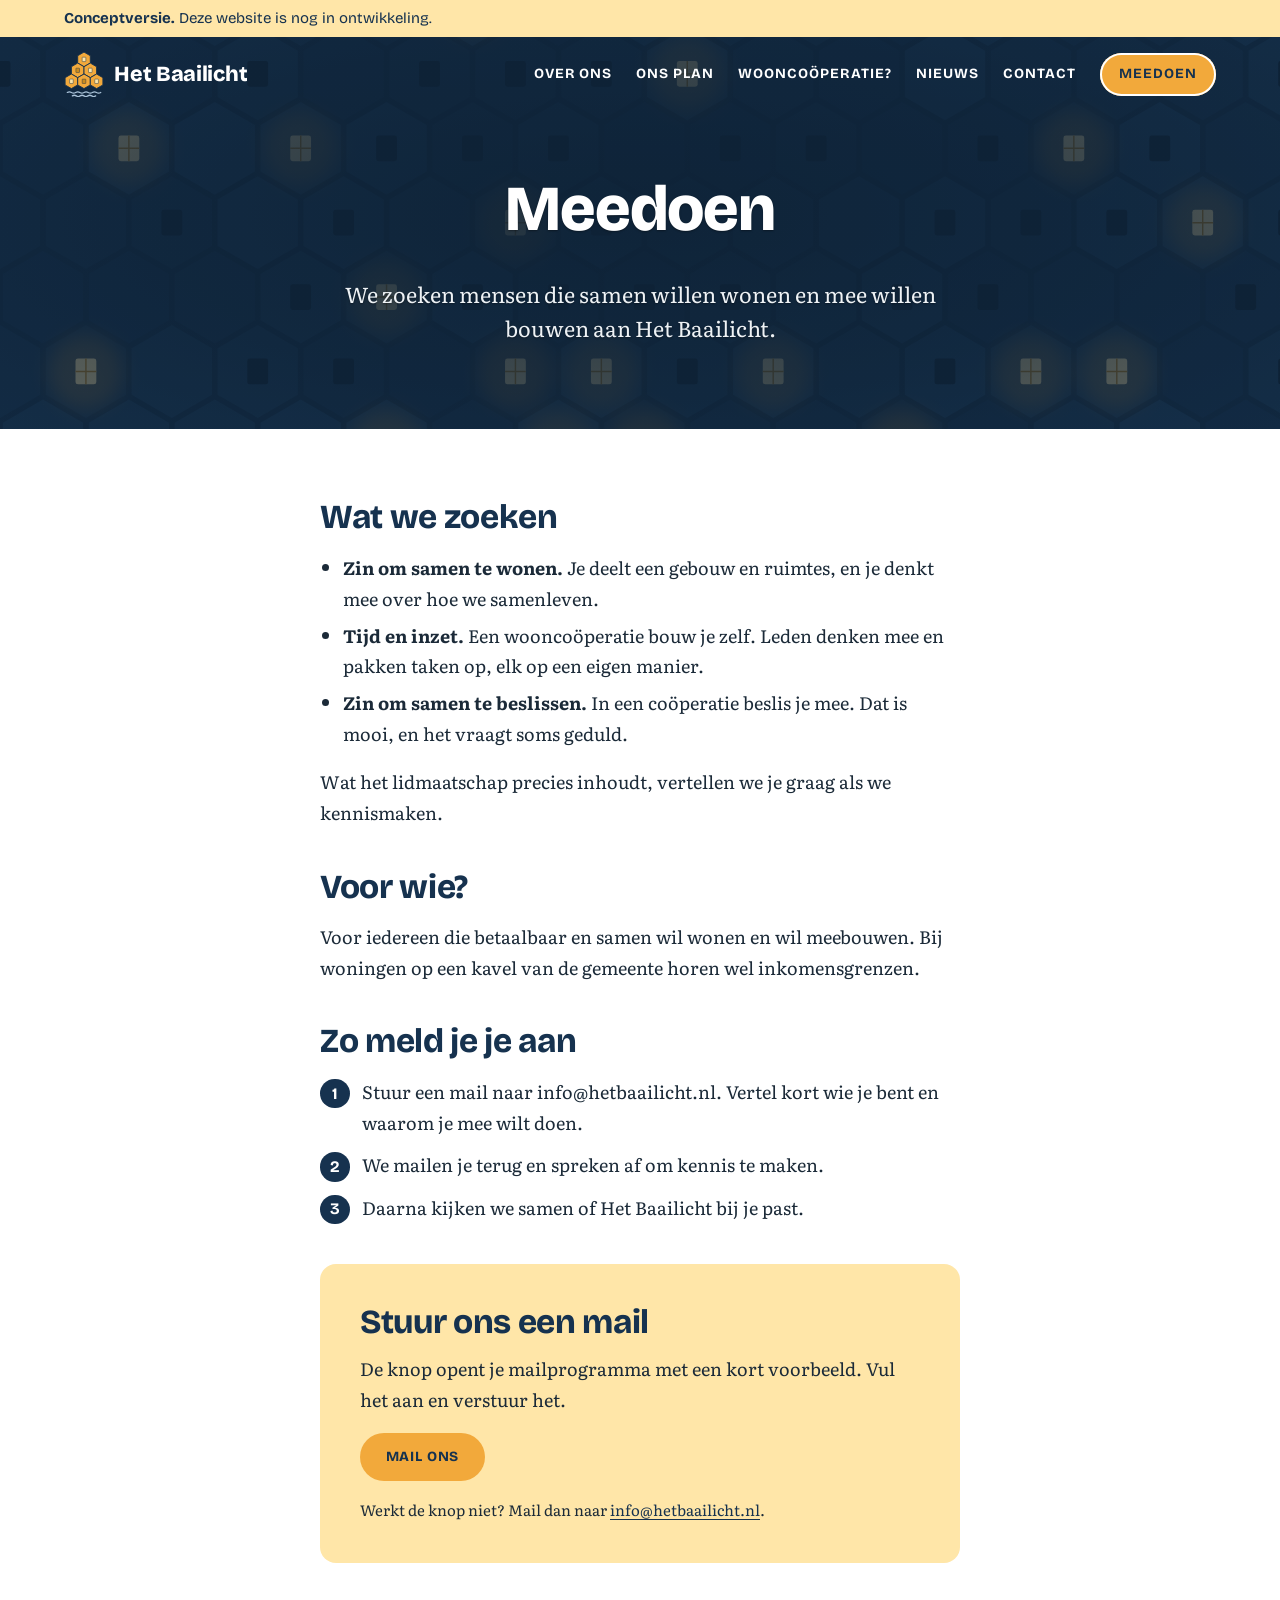
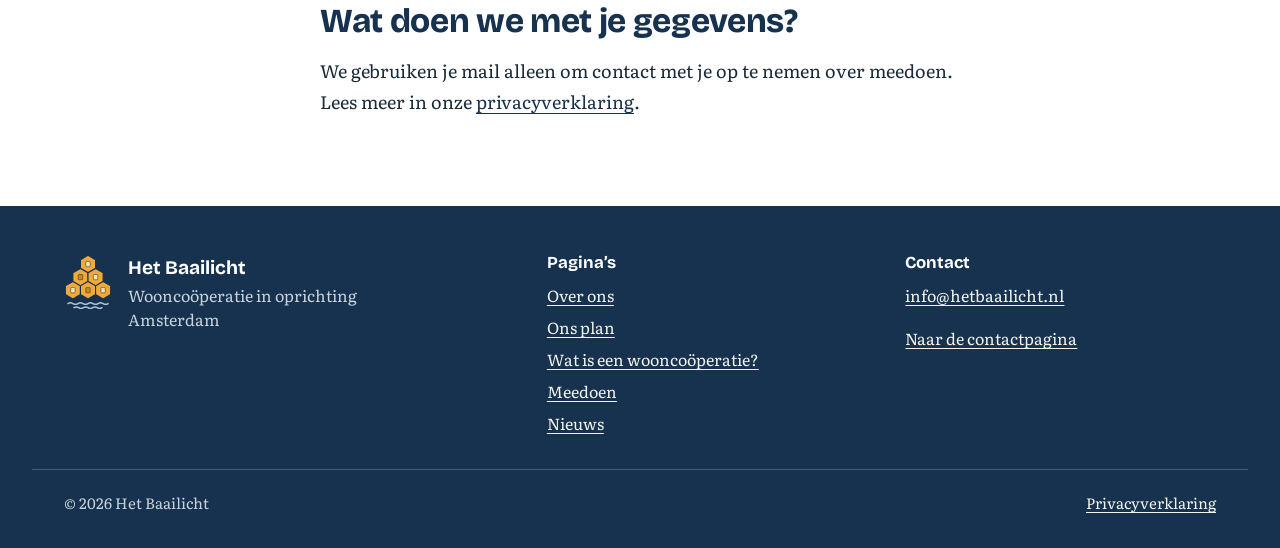
<file: meedoen.html>
<!DOCTYPE html>
<html lang="nl">
<head>
<meta charset="utf-8">
<meta name="viewport" content="width=device-width, initial-scale=1">
<meta http-equiv="Content-Security-Policy" content="default-src 'none'; script-src 'self'; style-src 'self'; img-src 'self'; font-src 'self'; base-uri 'none'; form-action 'none'; upgrade-insecure-requests">
<meta name="referrer" content="no-referrer">
<meta name="robots" content="noindex, nofollow">
<title>Meedoen met wooncoöperatie Het Baailicht in Amsterdam</title>
<meta name="description" content="Wil je betaalbaar en samen wonen, en meebouwen aan wooncoöperatie Het Baailicht? Lees wat we zoeken en hoe je je aanmeldt met een mail.">
<meta name="theme-color" content="#0E2236">
<meta property="og:title" content="Meedoen met wooncoöperatie Het Baailicht in Amsterdam">
<meta property="og:description" content="Wil je betaalbaar en samen wonen, en meebouwen aan wooncoöperatie Het Baailicht? Lees wat we zoeken en hoe je je aanmeldt met een mail.">
<meta property="og:type" content="website">
<meta property="og:locale" content="nl_NL">
<meta property="og:site_name" content="Het Baailicht">
<link rel="icon" href="favicon.ico" sizes="32x32">
<link rel="icon" href="favicon.svg" type="image/svg+xml">
<link rel="apple-touch-icon" href="apple-touch-icon.png">
<link rel="preload" href="assets/fonts/bricolage-grotesque-latin-opsz-wght.woff2" as="font" type="font/woff2" crossorigin>
<link rel="preload" href="assets/fonts/literata-latin-wght.woff2" as="font" type="font/woff2" crossorigin>
<link rel="stylesheet" href="assets/css/style.css?v=b558e44e">
<script src="assets/js/main.js?v=62bbbaea"></script>
</head>
<body>
<a class="sla-over" href="#inhoud">Direct naar de inhoud</a>
<header class="kop">
  <div class="concept" role="note">
    <div class="wrap">
      <p><strong>Conceptversie.</strong> Deze website is nog in ontwikkeling.</p>
    </div>
  </div>
  <div class="wrap kop-binnen">
    <a class="merk" href="index.html"><img src="assets/img/logo-mark-donker.svg" alt="" width="40" height="46"><span translate="no">Het Baailicht</span></a>
    <button class="menu-knop" type="button" aria-expanded="false" aria-controls="hoofdmenu"><svg class="icoon-open" viewBox="0 0 24 24" aria-hidden="true" focusable="false"><path d="M4 7h16M4 12h16M4 17h16" fill="none" stroke="currentColor" stroke-width="2.4" stroke-linecap="round"/></svg><svg class="icoon-dicht" viewBox="0 0 24 24" aria-hidden="true" focusable="false"><path d="M6 6l12 12M18 6L6 18" fill="none" stroke="currentColor" stroke-width="2.4" stroke-linecap="round"/></svg>Menu</button>
    <nav class="hoofdmenu" id="hoofdmenu" aria-label="Hoofdmenu">
      <ul>
        <li><a href="over-ons.html">Over ons</a></li>
        <li><a href="ons-plan.html">Ons plan</a></li>
        <li><a href="wooncooperatie.html">Wooncoöperatie?</a></li>
        <li><a href="nieuws.html">Nieuws</a></li>
        <li><a href="contact.html">Contact</a></li>
        <li class="menu-meedoen"><a href="meedoen.html" aria-current="page">Meedoen</a></li>
      </ul>
    </nav>
  </div>
</header>
<main id="inhoud" tabindex="-1">
<header class="paginakop band band-honingraat">
  <img class="band-beeld" src="assets/img/band-honingraat.svg" alt="" width="1600" height="700">
  <div class="band-inhoud">
    <h1>Meedoen</h1>
    <p class="lead">We zoeken mensen die samen willen wonen en mee willen bouwen aan Het Baailicht.</p>
  </div>
</header>
<div class="wrap inhoud">
  <div class="tekst">
    <h2>Wat we zoeken</h2>
    <ul>
      <li><strong>Zin om samen te wonen.</strong> Je deelt een gebouw en ruimtes, en je denkt mee over hoe we samenleven.</li>
      <li><strong>Tijd en inzet.</strong> Een wooncoöperatie bouw je zelf. Leden denken mee en pakken taken op, elk op een eigen manier.</li>
      <li><strong>Zin om samen te beslissen.</strong> In een coöperatie beslis je mee. Dat is mooi, en het vraagt soms geduld.</li>
    </ul>
    <p>Wat het lidmaatschap precies inhoudt, vertellen we je graag als we kennismaken.</p>

    <h2>Voor wie?</h2>
    <p>Voor iedereen die betaalbaar en samen wil wonen en wil meebouwen. Bij woningen op een kavel van de gemeente horen wel inkomensgrenzen.</p>

    <h2>Zo meld je je aan</h2>
    <ol class="genummerd">
      <li>Stuur een mail naar info@hetbaailicht.nl. Vertel kort wie je bent en waarom je mee wilt doen.</li>
      <li>We mailen je terug en spreken af om kennis te maken.</li>
      <li>Daarna kijken we samen of Het Baailicht bij je past.</li>
    </ol>
  </div>

  <section class="meedoen-blok" aria-labelledby="mail-titel">
    <h2 id="mail-titel">Stuur ons een mail</h2>
    <p>De knop opent je mailprogramma met een kort voorbeeld. Vul het aan en verstuur het.</p>
    <a class="knop knop-honing" href="mailto:info@hetbaailicht.nl?subject=Ik%20wil%20meedoen%20met%20Het%20Baailicht&amp;body=Hoi%20Het%20Baailicht%2C%0D%0A%0D%0AMijn%20naam%20is%3A%20%0D%0AIk%20wil%20meedoen%20omdat%3A%20%0D%0A%0D%0AGroet%2C%0D%0A">Mail ons</a>
    <p class="klein">Werkt de knop niet? Mail dan naar <a href="mailto:info@hetbaailicht.nl">info@hetbaailicht.nl</a>.</p>
  </section>

  <div class="tekst">
    <h2>Wat doen we met je gegevens?</h2>
    <p>We gebruiken je mail alleen om contact met je op te nemen over meedoen. Lees meer in onze <a href="privacy.html">privacyverklaring</a>.</p>
  </div>
</div>
</main>
<footer class="voet">
  <div class="wrap voet-raster">
    <div class="voet-merk">
      <img src="assets/img/logo-mark-donker.svg" alt="" width="48" height="55">
      <p><strong translate="no">Het Baailicht</strong><br>Wooncoöperatie in oprichting<br>Amsterdam</p>
    </div>
    <nav aria-label="Pagina’s">
      <h2 class="voet-kop">Pagina’s</h2>
      <ul>
        <li><a href="over-ons.html">Over ons</a></li>
        <li><a href="ons-plan.html">Ons plan</a></li>
        <li><a href="wooncooperatie.html">Wat is een wooncoöperatie?</a></li>
        <li><a href="meedoen.html">Meedoen</a></li>
        <li><a href="nieuws.html">Nieuws</a></li>
      </ul>
    </nav>
    <div>
      <h2 class="voet-kop">Contact</h2>
      <p><a href="mailto:info@hetbaailicht.nl">info@hetbaailicht.nl</a></p>
      <p><a href="contact.html">Naar de contactpagina</a></p>
    </div>
  </div>
  <div class="wrap voet-onder">
    <p>&copy; 2026 <span translate="no">Het Baailicht</span></p>
    <p><a href="privacy.html">Privacyverklaring</a></p>
  </div>
</footer>
</body>
</html>
</file>
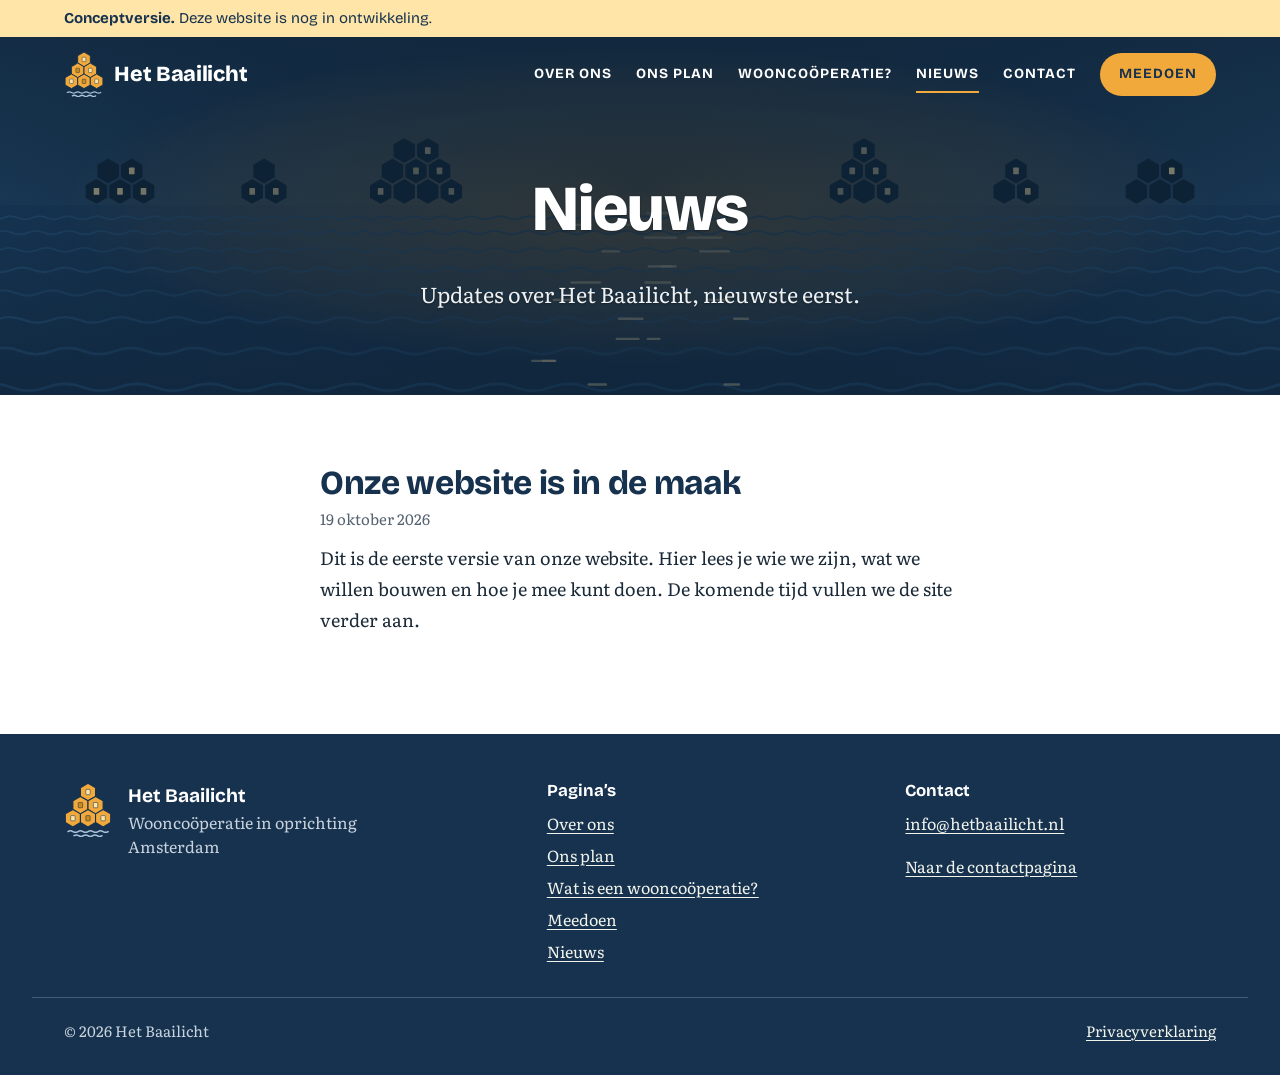
<file: nieuws.html>
<!DOCTYPE html>
<html lang="nl">
<head>
<meta charset="utf-8">
<meta name="viewport" content="width=device-width, initial-scale=1">
<meta http-equiv="Content-Security-Policy" content="default-src 'none'; script-src 'self'; style-src 'self'; img-src 'self'; font-src 'self'; base-uri 'none'; form-action 'none'; upgrade-insecure-requests">
<meta name="referrer" content="no-referrer">
<meta name="robots" content="noindex, nofollow">
<title>Nieuws | Wooncoöperatie Het Baailicht, Amsterdam</title>
<meta name="description" content="Het laatste nieuws van wooncoöperatie Het Baailicht: updates over onze plannen en over meedoen, nieuwste eerst.">
<meta name="theme-color" content="#0E2236">
<meta property="og:title" content="Nieuws | Wooncoöperatie Het Baailicht, Amsterdam">
<meta property="og:description" content="Het laatste nieuws van wooncoöperatie Het Baailicht: updates over onze plannen en over meedoen, nieuwste eerst.">
<meta property="og:type" content="website">
<meta property="og:locale" content="nl_NL">
<meta property="og:site_name" content="Het Baailicht">
<link rel="icon" href="favicon.ico" sizes="32x32">
<link rel="icon" href="favicon.svg" type="image/svg+xml">
<link rel="apple-touch-icon" href="apple-touch-icon.png">
<link rel="preload" href="assets/fonts/bricolage-grotesque-latin-opsz-wght.woff2" as="font" type="font/woff2" crossorigin>
<link rel="preload" href="assets/fonts/literata-latin-wght.woff2" as="font" type="font/woff2" crossorigin>
<link rel="stylesheet" href="assets/css/style.css?v=b558e44e">
<script src="assets/js/main.js?v=62bbbaea"></script>
</head>
<body>
<a class="sla-over" href="#inhoud">Direct naar de inhoud</a>
<header class="kop">
  <div class="concept" role="note">
    <div class="wrap">
      <p><strong>Conceptversie.</strong> Deze website is nog in ontwikkeling.</p>
    </div>
  </div>
  <div class="wrap kop-binnen">
    <a class="merk" href="index.html"><img src="assets/img/logo-mark-donker.svg" alt="" width="40" height="46"><span translate="no">Het Baailicht</span></a>
    <button class="menu-knop" type="button" aria-expanded="false" aria-controls="hoofdmenu"><svg class="icoon-open" viewBox="0 0 24 24" aria-hidden="true" focusable="false"><path d="M4 7h16M4 12h16M4 17h16" fill="none" stroke="currentColor" stroke-width="2.4" stroke-linecap="round"/></svg><svg class="icoon-dicht" viewBox="0 0 24 24" aria-hidden="true" focusable="false"><path d="M6 6l12 12M18 6L6 18" fill="none" stroke="currentColor" stroke-width="2.4" stroke-linecap="round"/></svg>Menu</button>
    <nav class="hoofdmenu" id="hoofdmenu" aria-label="Hoofdmenu">
      <ul>
        <li><a href="over-ons.html">Over ons</a></li>
        <li><a href="ons-plan.html">Ons plan</a></li>
        <li><a href="wooncooperatie.html">Wooncoöperatie?</a></li>
        <li><a href="nieuws.html" aria-current="page">Nieuws</a></li>
        <li><a href="contact.html">Contact</a></li>
        <li class="menu-meedoen"><a href="meedoen.html">Meedoen</a></li>
      </ul>
    </nav>
  </div>
</header>
<main id="inhoud" tabindex="-1">
<header class="paginakop band band-water">
  <img class="band-beeld" src="assets/img/band-water.svg" alt="" width="1600" height="700">
  <div class="band-inhoud">
    <h1>Nieuws</h1>
    <p class="lead">Updates over Het Baailicht, nieuwste eerst.</p>
  </div>
</header>
<div class="wrap inhoud">
  <div class="tekst">
    <article class="bericht" id="website" aria-labelledby="website-titel">
      <h2 id="website-titel">Onze website is in de maak</h2>
      <p class="datum"><time datetime="2026-10-19">19 oktober 2026</time></p>
      <p>Dit is de eerste versie van onze website. Hier lees je wie we zijn, wat we willen bouwen en hoe je mee kunt doen. De komende tijd vullen we de site verder aan.</p>
    </article>
  </div>
</div>
</main>
<footer class="voet">
  <div class="wrap voet-raster">
    <div class="voet-merk">
      <img src="assets/img/logo-mark-donker.svg" alt="" width="48" height="55">
      <p><strong translate="no">Het Baailicht</strong><br>Wooncoöperatie in oprichting<br>Amsterdam</p>
    </div>
    <nav aria-label="Pagina’s">
      <h2 class="voet-kop">Pagina’s</h2>
      <ul>
        <li><a href="over-ons.html">Over ons</a></li>
        <li><a href="ons-plan.html">Ons plan</a></li>
        <li><a href="wooncooperatie.html">Wat is een wooncoöperatie?</a></li>
        <li><a href="meedoen.html">Meedoen</a></li>
        <li><a href="nieuws.html">Nieuws</a></li>
      </ul>
    </nav>
    <div>
      <h2 class="voet-kop">Contact</h2>
      <p><a href="mailto:info@hetbaailicht.nl">info@hetbaailicht.nl</a></p>
      <p><a href="contact.html">Naar de contactpagina</a></p>
    </div>
  </div>
  <div class="wrap voet-onder">
    <p>&copy; 2026 <span translate="no">Het Baailicht</span></p>
    <p><a href="privacy.html">Privacyverklaring</a></p>
  </div>
</footer>
</body>
</html>
</file>
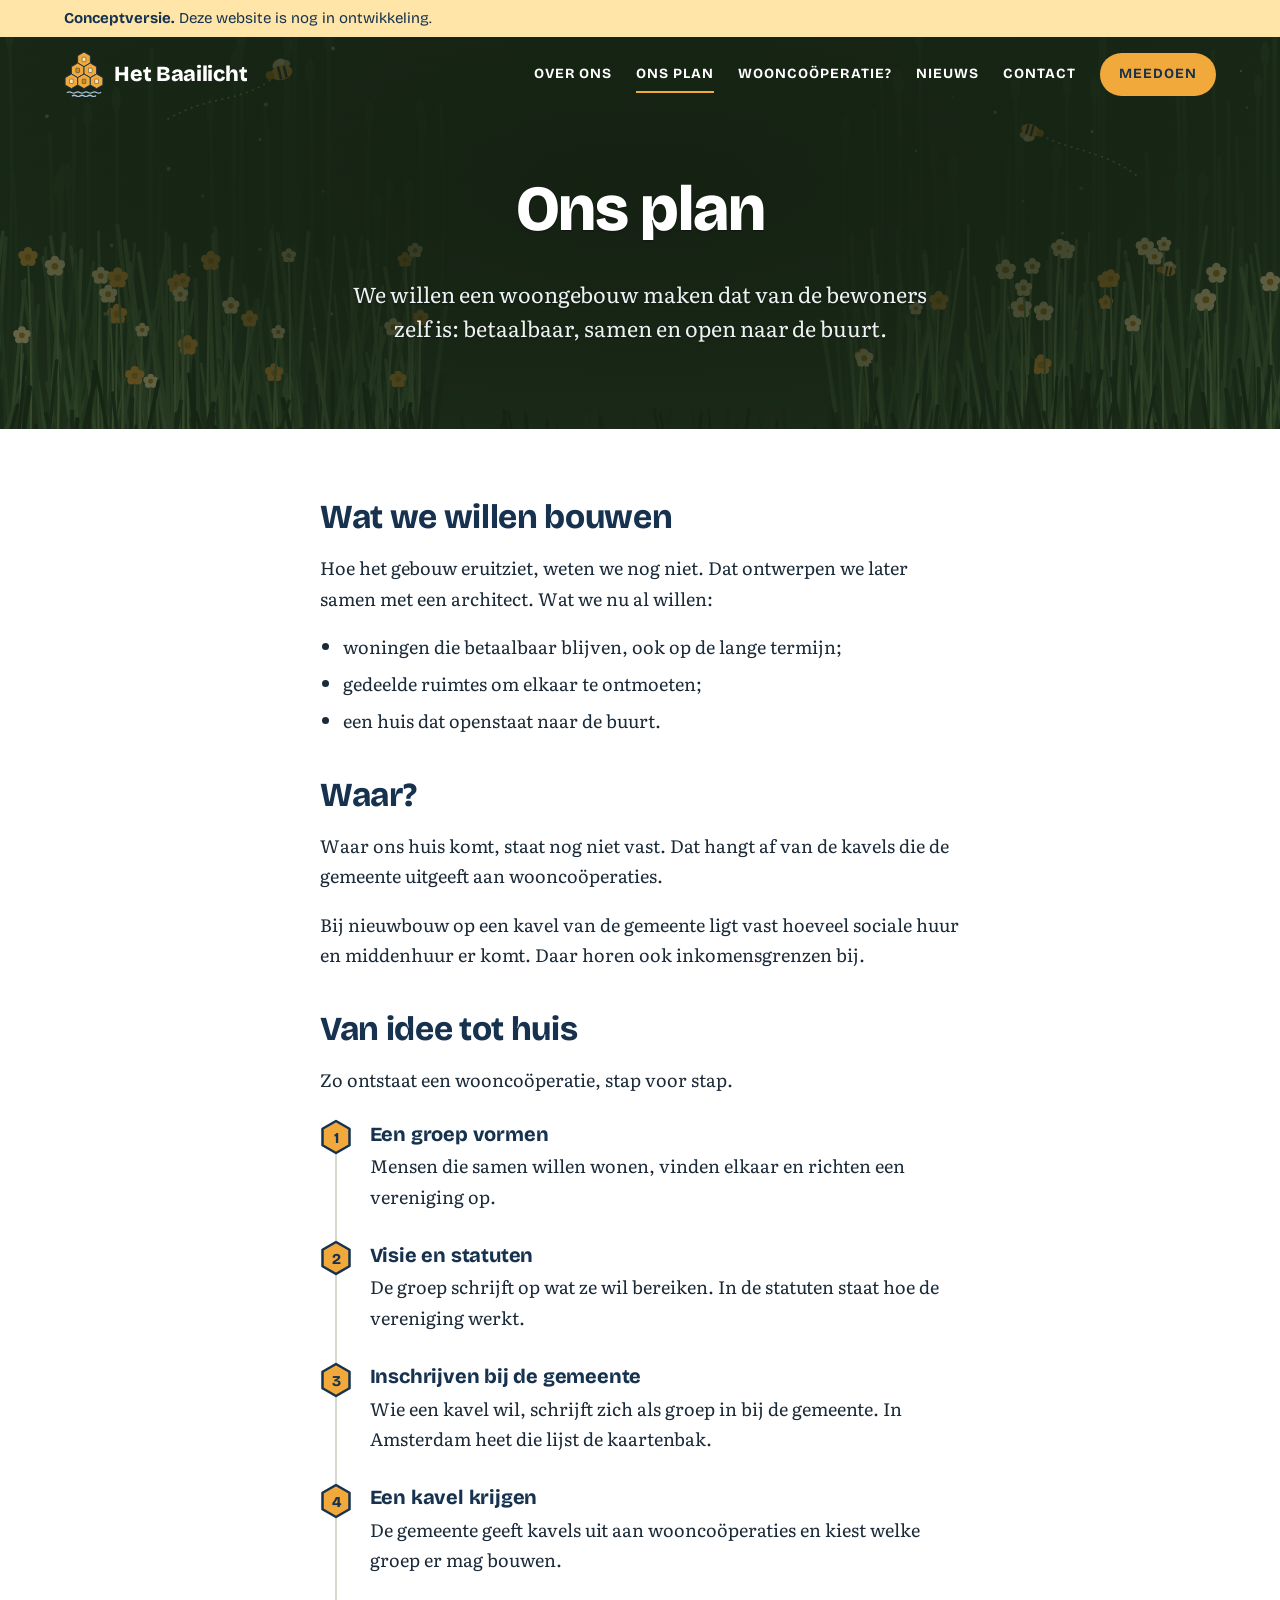
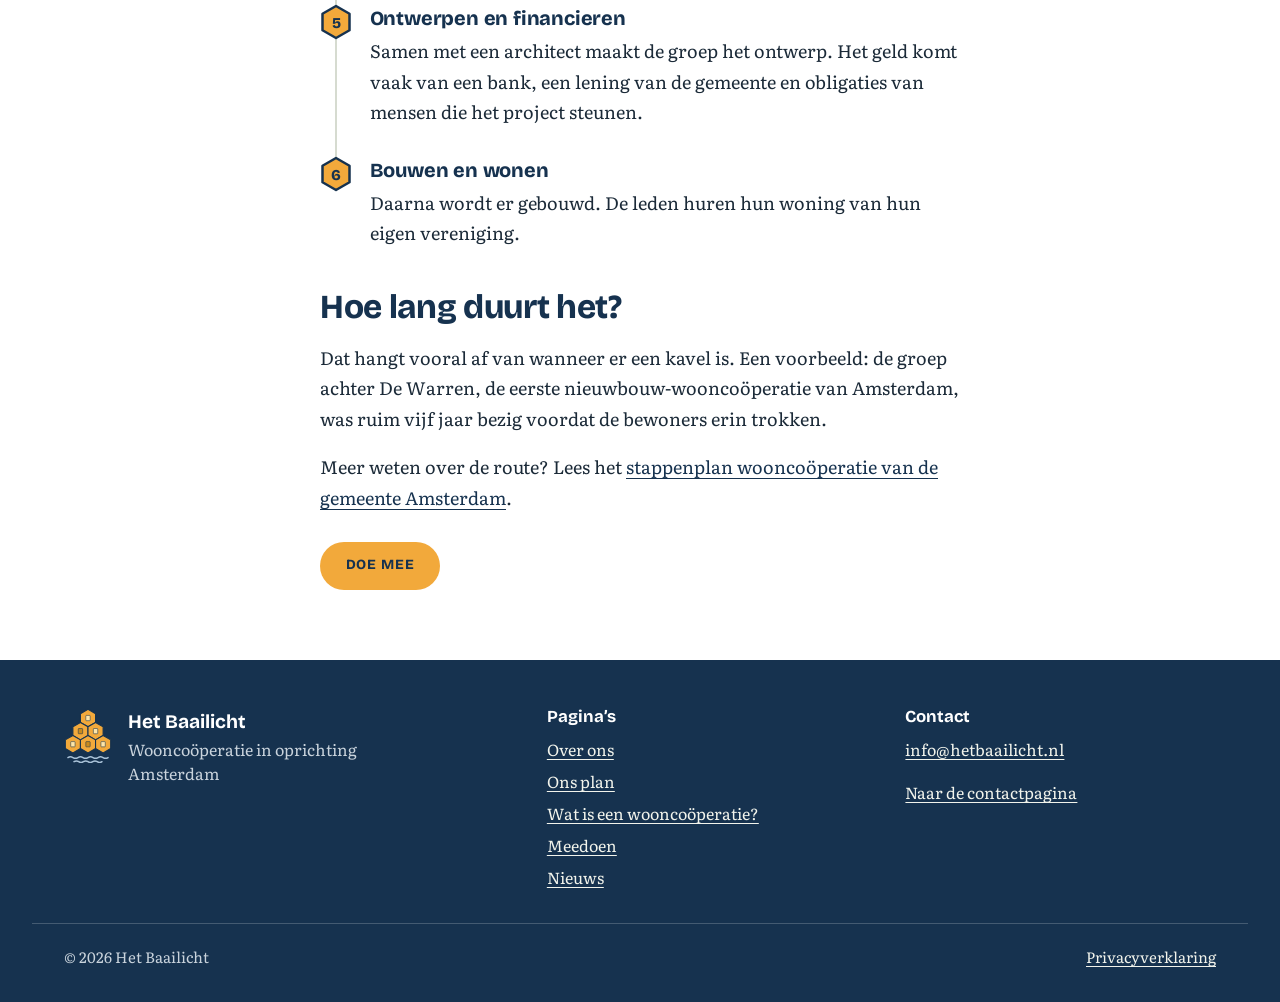
<file: ons-plan.html>
<!DOCTYPE html>
<html lang="nl">
<head>
<meta charset="utf-8">
<meta name="viewport" content="width=device-width, initial-scale=1">
<meta http-equiv="Content-Security-Policy" content="default-src 'none'; script-src 'self'; style-src 'self'; img-src 'self'; font-src 'self'; base-uri 'none'; form-action 'none'; upgrade-insecure-requests">
<meta name="referrer" content="no-referrer">
<meta name="robots" content="noindex, nofollow">
<title>Ons plan | Wooncoöperatie Het Baailicht, Amsterdam</title>
<meta name="description" content="Het Baailicht wil een woongebouw maken dat van de bewoners zelf is. Lees wat we willen bouwen en hoe een wooncoöperatie van idee tot huis komt.">
<meta name="theme-color" content="#0E2236">
<meta property="og:title" content="Ons plan | Wooncoöperatie Het Baailicht, Amsterdam">
<meta property="og:description" content="Het Baailicht wil een woongebouw maken dat van de bewoners zelf is. Lees wat we willen bouwen en hoe een wooncoöperatie van idee tot huis komt.">
<meta property="og:type" content="website">
<meta property="og:locale" content="nl_NL">
<meta property="og:site_name" content="Het Baailicht">
<link rel="icon" href="favicon.ico" sizes="32x32">
<link rel="icon" href="favicon.svg" type="image/svg+xml">
<link rel="apple-touch-icon" href="apple-touch-icon.png">
<link rel="preload" href="assets/fonts/bricolage-grotesque-latin-opsz-wght.woff2" as="font" type="font/woff2" crossorigin>
<link rel="preload" href="assets/fonts/literata-latin-wght.woff2" as="font" type="font/woff2" crossorigin>
<link rel="stylesheet" href="assets/css/style.css?v=b558e44e">
<script src="assets/js/main.js?v=62bbbaea"></script>
</head>
<body>
<a class="sla-over" href="#inhoud">Direct naar de inhoud</a>
<header class="kop">
  <div class="concept" role="note">
    <div class="wrap">
      <p><strong>Conceptversie.</strong> Deze website is nog in ontwikkeling.</p>
    </div>
  </div>
  <div class="wrap kop-binnen">
    <a class="merk" href="index.html"><img src="assets/img/logo-mark-donker.svg" alt="" width="40" height="46"><span translate="no">Het Baailicht</span></a>
    <button class="menu-knop" type="button" aria-expanded="false" aria-controls="hoofdmenu"><svg class="icoon-open" viewBox="0 0 24 24" aria-hidden="true" focusable="false"><path d="M4 7h16M4 12h16M4 17h16" fill="none" stroke="currentColor" stroke-width="2.4" stroke-linecap="round"/></svg><svg class="icoon-dicht" viewBox="0 0 24 24" aria-hidden="true" focusable="false"><path d="M6 6l12 12M18 6L6 18" fill="none" stroke="currentColor" stroke-width="2.4" stroke-linecap="round"/></svg>Menu</button>
    <nav class="hoofdmenu" id="hoofdmenu" aria-label="Hoofdmenu">
      <ul>
        <li><a href="over-ons.html">Over ons</a></li>
        <li><a href="ons-plan.html" aria-current="page">Ons plan</a></li>
        <li><a href="wooncooperatie.html">Wooncoöperatie?</a></li>
        <li><a href="nieuws.html">Nieuws</a></li>
        <li><a href="contact.html">Contact</a></li>
        <li class="menu-meedoen"><a href="meedoen.html">Meedoen</a></li>
      </ul>
    </nav>
  </div>
</header>
<main id="inhoud" tabindex="-1">
<header class="paginakop band band-groen">
  <img class="band-beeld" src="assets/img/band-groen.svg" alt="" width="1600" height="700">
  <div class="band-inhoud">
    <h1>Ons plan</h1>
    <p class="lead">We willen een woongebouw maken dat van de bewoners zelf is: betaalbaar, samen en open naar de buurt.</p>
  </div>
</header>
<div class="wrap inhoud">
  <div class="tekst">
    <h2>Wat we willen bouwen</h2>
    <p>Hoe het gebouw eruitziet, weten we nog niet. Dat ontwerpen we later samen met een architect. Wat we nu al willen:</p>
    <ul>
      <li>woningen die betaalbaar blijven, ook op de lange termijn;</li>
      <li>gedeelde ruimtes om elkaar te ontmoeten;</li>
      <li>een huis dat openstaat naar de buurt.</li>
    </ul>

    <h2>Waar?</h2>
    <p>Waar ons huis komt, staat nog niet vast. Dat hangt af van de kavels die de gemeente uitgeeft aan wooncoöperaties.</p>
    <p>Bij nieuwbouw op een kavel van de gemeente ligt vast hoeveel sociale huur en middenhuur er komt. Daar horen ook inkomensgrenzen bij.</p>
  </div>

  <section class="stappen-sectie" aria-labelledby="stappen">
    <h2 id="stappen">Van idee tot huis</h2>
    <p>Zo ontstaat een wooncoöperatie, stap voor stap.</p>
<ol class="stappen">
<li><svg class="marker" viewBox="0 0 32 36" aria-hidden="true" focusable="false"><polygon points="16,2 29.5,9.75 29.5,26.25 16,34 2.5,26.25 2.5,9.75" stroke-linejoin="round"/><text x="16" y="18.5" text-anchor="middle" dominant-baseline="central">1</text></svg><div><h3>Een groep vormen</h3><p>Mensen die samen willen wonen, vinden elkaar en richten een vereniging op.</p></div></li>
<li><svg class="marker" viewBox="0 0 32 36" aria-hidden="true" focusable="false"><polygon points="16,2 29.5,9.75 29.5,26.25 16,34 2.5,26.25 2.5,9.75" stroke-linejoin="round"/><text x="16" y="18.5" text-anchor="middle" dominant-baseline="central">2</text></svg><div><h3>Visie en statuten</h3><p>De groep schrijft op wat ze wil bereiken. In de statuten staat hoe de vereniging werkt.</p></div></li>
<li><svg class="marker" viewBox="0 0 32 36" aria-hidden="true" focusable="false"><polygon points="16,2 29.5,9.75 29.5,26.25 16,34 2.5,26.25 2.5,9.75" stroke-linejoin="round"/><text x="16" y="18.5" text-anchor="middle" dominant-baseline="central">3</text></svg><div><h3>Inschrijven bij de gemeente</h3><p>Wie een kavel wil, schrijft zich als groep in bij de gemeente. In Amsterdam heet die lijst de kaartenbak.</p></div></li>
<li><svg class="marker" viewBox="0 0 32 36" aria-hidden="true" focusable="false"><polygon points="16,2 29.5,9.75 29.5,26.25 16,34 2.5,26.25 2.5,9.75" stroke-linejoin="round"/><text x="16" y="18.5" text-anchor="middle" dominant-baseline="central">4</text></svg><div><h3>Een kavel krijgen</h3><p>De gemeente geeft kavels uit aan wooncoöperaties en kiest welke groep er mag bouwen.</p></div></li>
<li><svg class="marker" viewBox="0 0 32 36" aria-hidden="true" focusable="false"><polygon points="16,2 29.5,9.75 29.5,26.25 16,34 2.5,26.25 2.5,9.75" stroke-linejoin="round"/><text x="16" y="18.5" text-anchor="middle" dominant-baseline="central">5</text></svg><div><h3>Ontwerpen en financieren</h3><p>Samen met een architect maakt de groep het ontwerp. Het geld komt vaak van een bank, een lening van de gemeente en obligaties van mensen die het project steunen.</p></div></li>
<li><svg class="marker" viewBox="0 0 32 36" aria-hidden="true" focusable="false"><polygon points="16,2 29.5,9.75 29.5,26.25 16,34 2.5,26.25 2.5,9.75" stroke-linejoin="round"/><text x="16" y="18.5" text-anchor="middle" dominant-baseline="central">6</text></svg><div><h3>Bouwen en wonen</h3><p>Daarna wordt er gebouwd. De leden huren hun woning van hun eigen vereniging.</p></div></li>
</ol>
  </section>

  <div class="tekst">
    <h2>Hoe lang duurt het?</h2>
    <p>Dat hangt vooral af van wanneer er een kavel is. Een voorbeeld: de groep achter De Warren, de eerste nieuwbouw-wooncoöperatie van Amsterdam, was ruim vijf jaar bezig voordat de bewoners erin trokken.</p>
    <p>Meer weten over de route? Lees het <a href="https://www.amsterdam.nl/wonen-bouwen-verbouwen/bouwen-verbouwen/zelfbouw/wooncooperatie/stappenplan-wooncooperatie/">stappenplan wooncoöperatie van de gemeente Amsterdam</a>.</p>
    <div class="knoppen">
      <a class="knop knop-honing" href="meedoen.html">Doe mee</a>
    </div>
  </div>
</div>
</main>
<footer class="voet">
  <div class="wrap voet-raster">
    <div class="voet-merk">
      <img src="assets/img/logo-mark-donker.svg" alt="" width="48" height="55">
      <p><strong translate="no">Het Baailicht</strong><br>Wooncoöperatie in oprichting<br>Amsterdam</p>
    </div>
    <nav aria-label="Pagina’s">
      <h2 class="voet-kop">Pagina’s</h2>
      <ul>
        <li><a href="over-ons.html">Over ons</a></li>
        <li><a href="ons-plan.html">Ons plan</a></li>
        <li><a href="wooncooperatie.html">Wat is een wooncoöperatie?</a></li>
        <li><a href="meedoen.html">Meedoen</a></li>
        <li><a href="nieuws.html">Nieuws</a></li>
      </ul>
    </nav>
    <div>
      <h2 class="voet-kop">Contact</h2>
      <p><a href="mailto:info@hetbaailicht.nl">info@hetbaailicht.nl</a></p>
      <p><a href="contact.html">Naar de contactpagina</a></p>
    </div>
  </div>
  <div class="wrap voet-onder">
    <p>&copy; 2026 <span translate="no">Het Baailicht</span></p>
    <p><a href="privacy.html">Privacyverklaring</a></p>
  </div>
</footer>
</body>
</html>
</file>
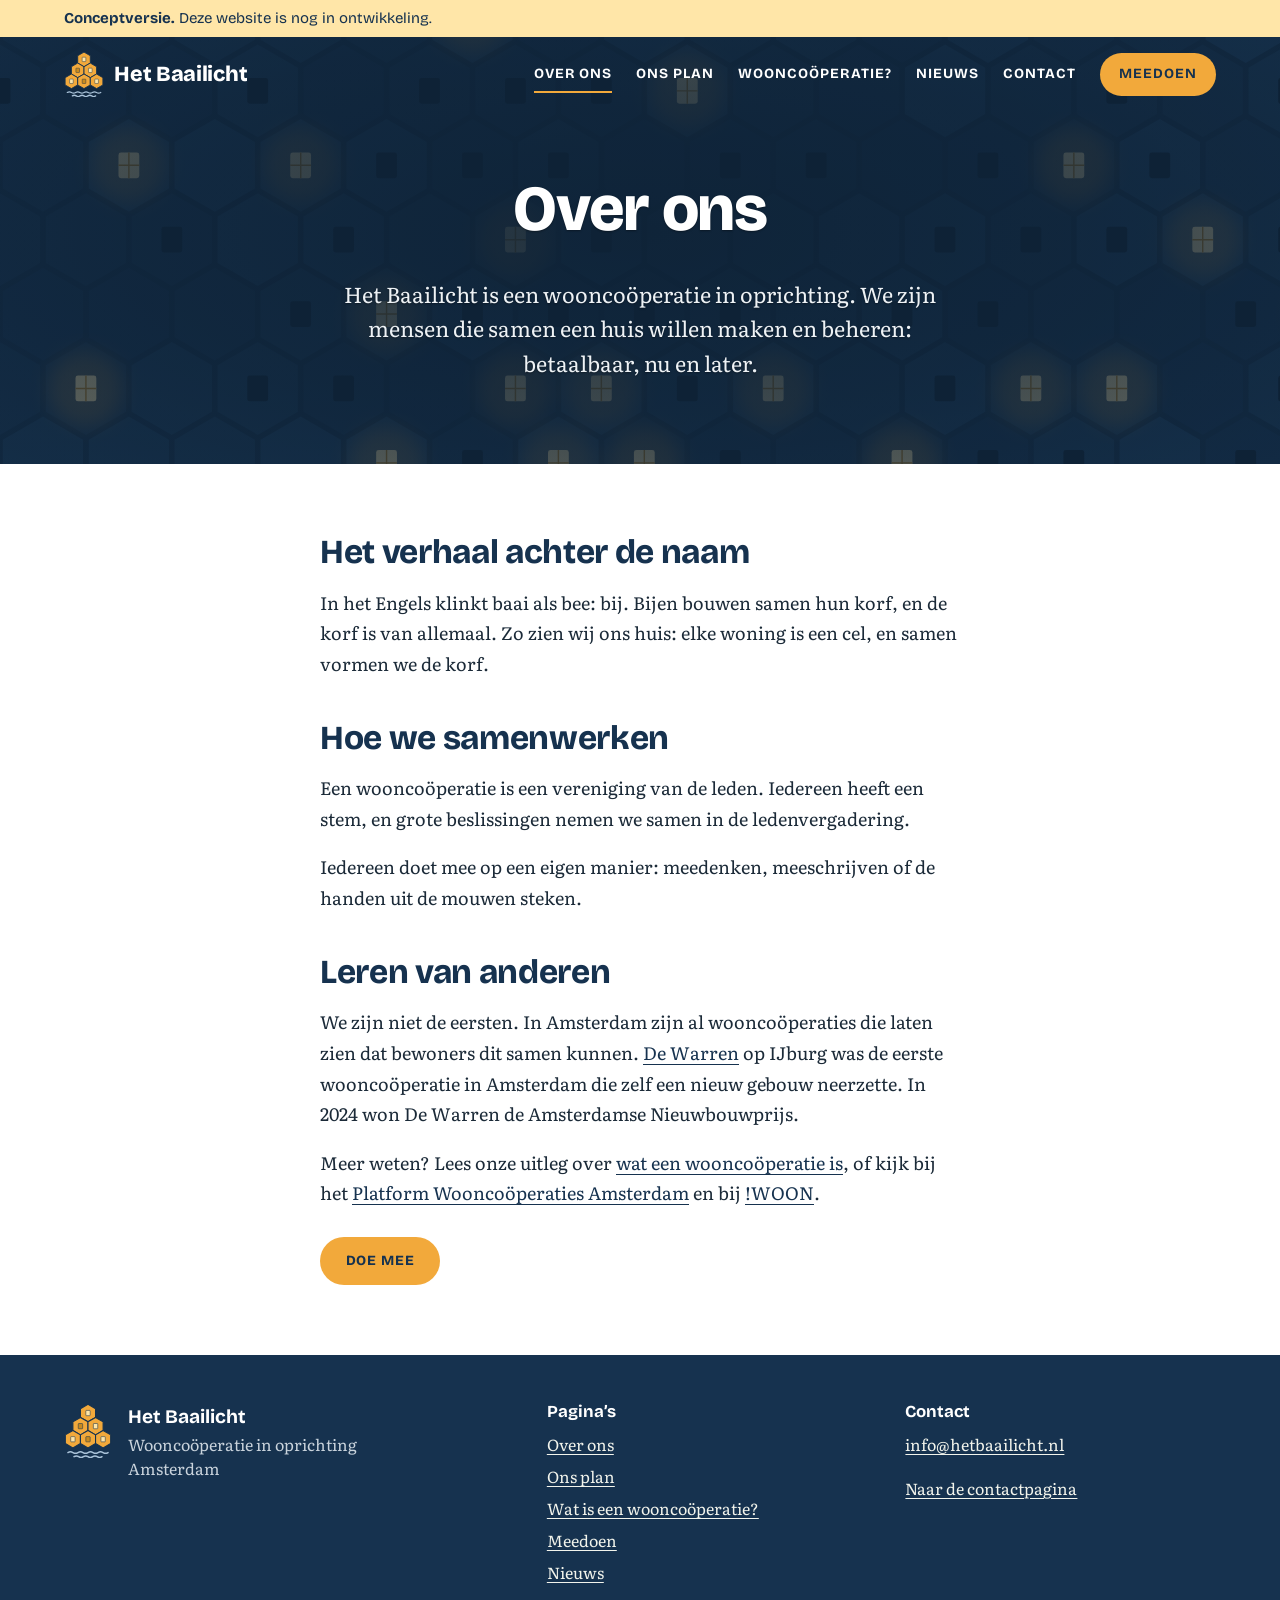
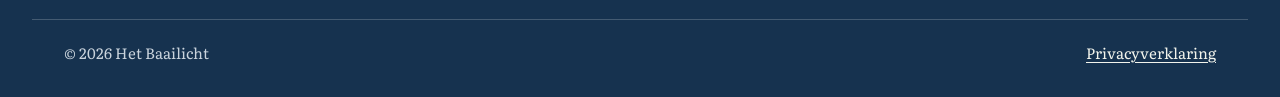
<file: over-ons.html>
<!DOCTYPE html>
<html lang="nl">
<head>
<meta charset="utf-8">
<meta name="viewport" content="width=device-width, initial-scale=1">
<meta http-equiv="Content-Security-Policy" content="default-src 'none'; script-src 'self'; style-src 'self'; img-src 'self'; font-src 'self'; base-uri 'none'; form-action 'none'; upgrade-insecure-requests">
<meta name="referrer" content="no-referrer">
<meta name="robots" content="noindex, nofollow">
<title>Over ons | Wooncoöperatie Het Baailicht, Amsterdam</title>
<meta name="description" content="Het Baailicht is een wooncoöperatie in oprichting: mensen die samen een betaalbaar huis willen maken en beheren. Lees wie we zijn en hoe we werken.">
<meta name="theme-color" content="#0E2236">
<meta property="og:title" content="Over ons | Wooncoöperatie Het Baailicht, Amsterdam">
<meta property="og:description" content="Het Baailicht is een wooncoöperatie in oprichting: mensen die samen een betaalbaar huis willen maken en beheren. Lees wie we zijn en hoe we werken.">
<meta property="og:type" content="website">
<meta property="og:locale" content="nl_NL">
<meta property="og:site_name" content="Het Baailicht">
<link rel="icon" href="favicon.ico" sizes="32x32">
<link rel="icon" href="favicon.svg" type="image/svg+xml">
<link rel="apple-touch-icon" href="apple-touch-icon.png">
<link rel="preload" href="assets/fonts/bricolage-grotesque-latin-opsz-wght.woff2" as="font" type="font/woff2" crossorigin>
<link rel="preload" href="assets/fonts/literata-latin-wght.woff2" as="font" type="font/woff2" crossorigin>
<link rel="stylesheet" href="assets/css/style.css?v=b558e44e">
<script src="assets/js/main.js?v=62bbbaea"></script>
</head>
<body>
<a class="sla-over" href="#inhoud">Direct naar de inhoud</a>
<header class="kop">
  <div class="concept" role="note">
    <div class="wrap">
      <p><strong>Conceptversie.</strong> Deze website is nog in ontwikkeling.</p>
    </div>
  </div>
  <div class="wrap kop-binnen">
    <a class="merk" href="index.html"><img src="assets/img/logo-mark-donker.svg" alt="" width="40" height="46"><span translate="no">Het Baailicht</span></a>
    <button class="menu-knop" type="button" aria-expanded="false" aria-controls="hoofdmenu"><svg class="icoon-open" viewBox="0 0 24 24" aria-hidden="true" focusable="false"><path d="M4 7h16M4 12h16M4 17h16" fill="none" stroke="currentColor" stroke-width="2.4" stroke-linecap="round"/></svg><svg class="icoon-dicht" viewBox="0 0 24 24" aria-hidden="true" focusable="false"><path d="M6 6l12 12M18 6L6 18" fill="none" stroke="currentColor" stroke-width="2.4" stroke-linecap="round"/></svg>Menu</button>
    <nav class="hoofdmenu" id="hoofdmenu" aria-label="Hoofdmenu">
      <ul>
        <li><a href="over-ons.html" aria-current="page">Over ons</a></li>
        <li><a href="ons-plan.html">Ons plan</a></li>
        <li><a href="wooncooperatie.html">Wooncoöperatie?</a></li>
        <li><a href="nieuws.html">Nieuws</a></li>
        <li><a href="contact.html">Contact</a></li>
        <li class="menu-meedoen"><a href="meedoen.html">Meedoen</a></li>
      </ul>
    </nav>
  </div>
</header>
<main id="inhoud" tabindex="-1">
<header class="paginakop band band-honingraat">
  <img class="band-beeld" src="assets/img/band-honingraat.svg" alt="" width="1600" height="700">
  <div class="band-inhoud">
    <h1>Over ons</h1>
    <p class="lead">Het Baailicht is een wooncoöperatie in oprichting. We zijn mensen die samen een huis willen maken en beheren: betaalbaar, nu en later.</p>
  </div>
</header>
<div class="wrap inhoud">
  <div class="tekst">
    <h2>Het verhaal achter de naam</h2>
    <p>In het Engels klinkt baai als bee: bij. Bijen bouwen samen hun korf, en de korf is van allemaal. Zo zien wij ons huis: elke woning is een cel, en samen vormen we de korf.</p>

    <h2 id="samenwerken">Hoe we samenwerken</h2>
    <p>Een wooncoöperatie is een vereniging van de leden. Iedereen heeft een stem, en grote beslissingen nemen we samen in de ledenvergadering.</p>
    <p>Iedereen doet mee op een eigen manier: meedenken, meeschrijven of de handen uit de mouwen steken.</p>

    <h2>Leren van anderen</h2>
    <p>We zijn niet de eersten. In Amsterdam zijn al wooncoöperaties die laten zien dat bewoners dit samen kunnen. <a href="https://dewarren.co">De Warren</a> op IJburg was de eerste wooncoöperatie in Amsterdam die zelf een nieuw gebouw neerzette. In 2024 won De Warren de Amsterdamse Nieuwbouwprijs.</p>
    <p>Meer weten? Lees onze uitleg over <a href="wooncooperatie.html">wat een wooncoöperatie is</a>, of kijk bij het <a href="https://www.pwa.coop">Platform Wooncoöperaties Amsterdam</a> en bij <a href="https://www.wooninfo.nl">!WOON</a>.</p>

    <div class="knoppen">
      <a class="knop knop-honing" href="meedoen.html">Doe mee</a>
    </div>
  </div>
</div>
</main>
<footer class="voet">
  <div class="wrap voet-raster">
    <div class="voet-merk">
      <img src="assets/img/logo-mark-donker.svg" alt="" width="48" height="55">
      <p><strong translate="no">Het Baailicht</strong><br>Wooncoöperatie in oprichting<br>Amsterdam</p>
    </div>
    <nav aria-label="Pagina’s">
      <h2 class="voet-kop">Pagina’s</h2>
      <ul>
        <li><a href="over-ons.html">Over ons</a></li>
        <li><a href="ons-plan.html">Ons plan</a></li>
        <li><a href="wooncooperatie.html">Wat is een wooncoöperatie?</a></li>
        <li><a href="meedoen.html">Meedoen</a></li>
        <li><a href="nieuws.html">Nieuws</a></li>
      </ul>
    </nav>
    <div>
      <h2 class="voet-kop">Contact</h2>
      <p><a href="mailto:info@hetbaailicht.nl">info@hetbaailicht.nl</a></p>
      <p><a href="contact.html">Naar de contactpagina</a></p>
    </div>
  </div>
  <div class="wrap voet-onder">
    <p>&copy; 2026 <span translate="no">Het Baailicht</span></p>
    <p><a href="privacy.html">Privacyverklaring</a></p>
  </div>
</footer>
</body>
</html>
</file>
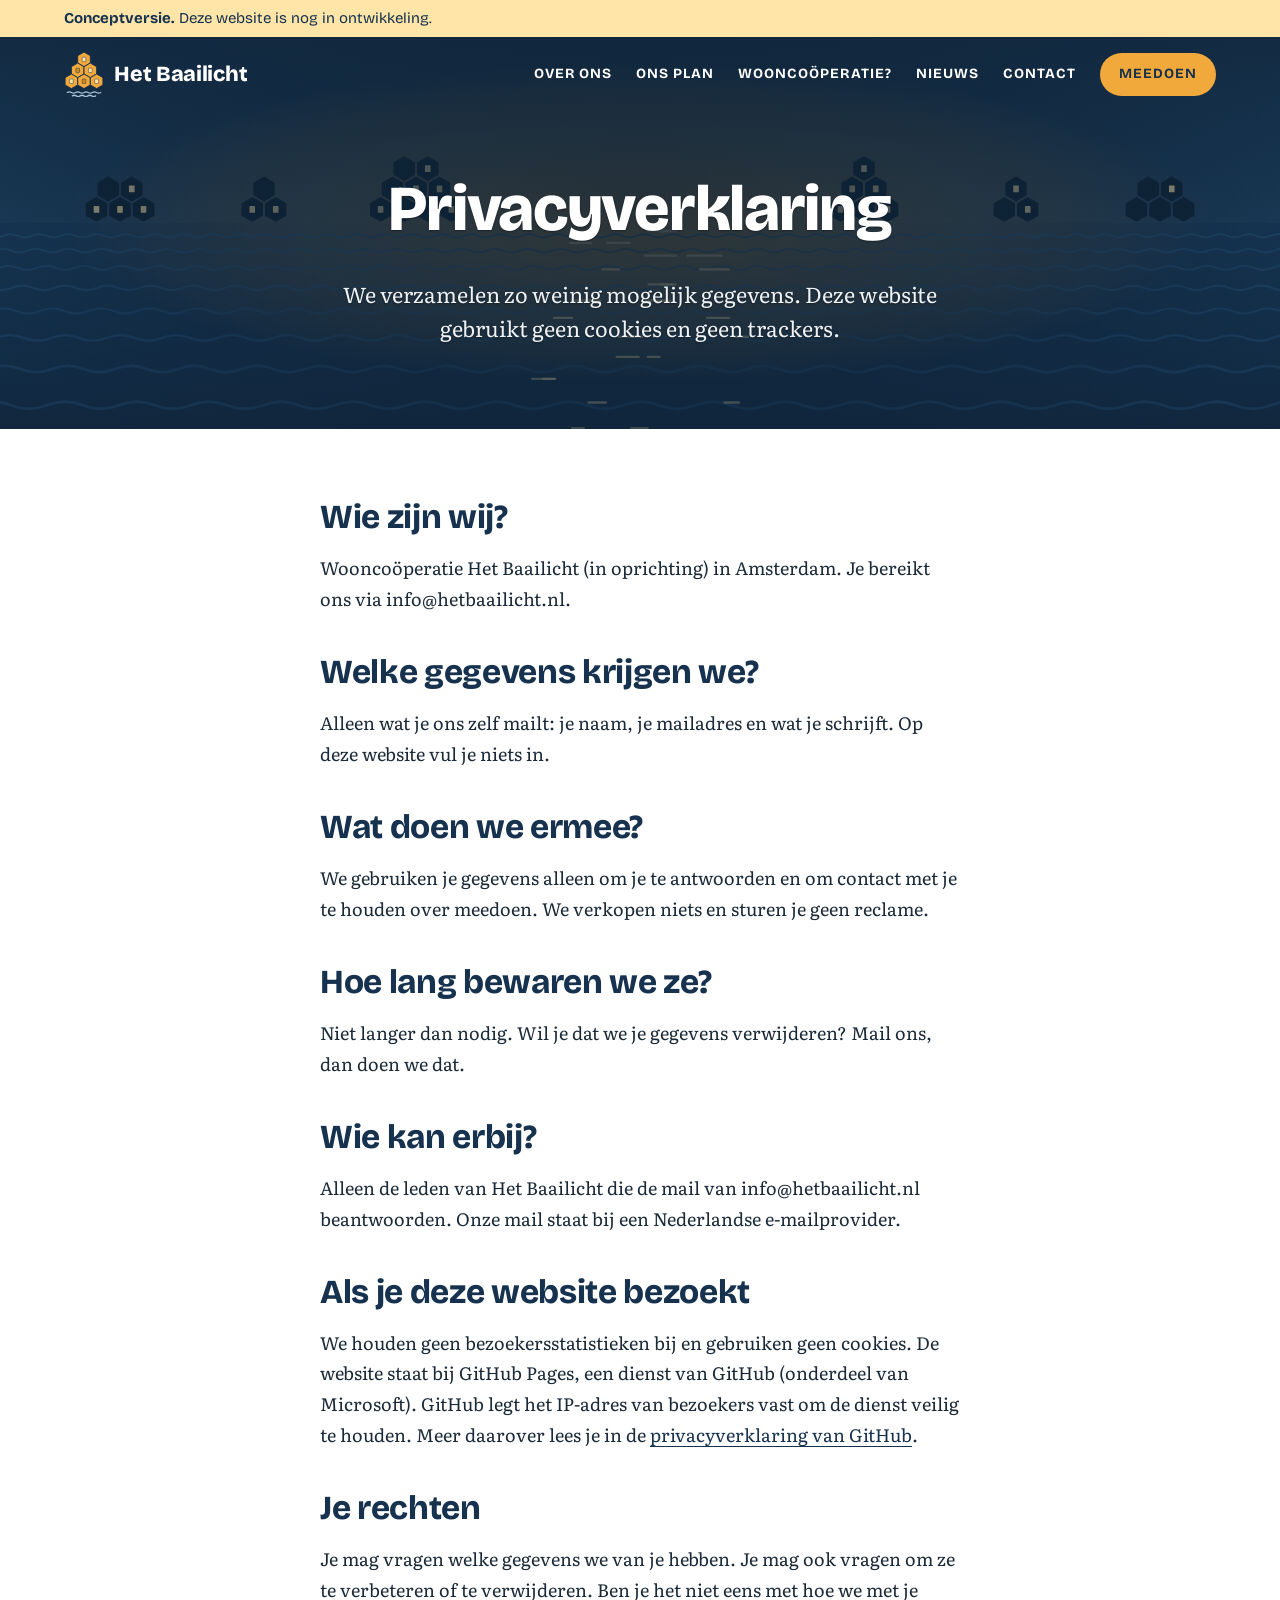
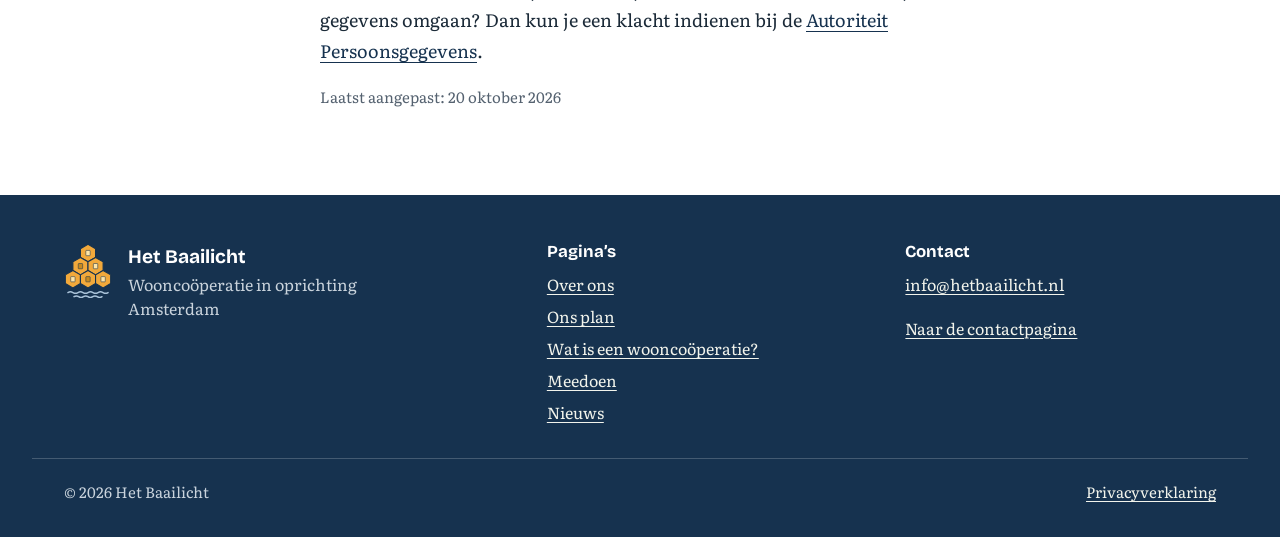
<file: privacy.html>
<!DOCTYPE html>
<html lang="nl">
<head>
<meta charset="utf-8">
<meta name="viewport" content="width=device-width, initial-scale=1">
<meta http-equiv="Content-Security-Policy" content="default-src 'none'; script-src 'self'; style-src 'self'; img-src 'self'; font-src 'self'; base-uri 'none'; form-action 'none'; upgrade-insecure-requests">
<meta name="referrer" content="no-referrer">
<meta name="robots" content="noindex, nofollow">
<title>Privacyverklaring | Wooncoöperatie Het Baailicht</title>
<meta name="description" content="Hoe wooncoöperatie Het Baailicht omgaat met je gegevens. Deze website gebruikt geen cookies en geen trackers; we bewaren alleen wat je ons zelf mailt.">
<meta name="theme-color" content="#0E2236">
<meta property="og:title" content="Privacyverklaring | Wooncoöperatie Het Baailicht">
<meta property="og:description" content="Hoe wooncoöperatie Het Baailicht omgaat met je gegevens. Deze website gebruikt geen cookies en geen trackers; we bewaren alleen wat je ons zelf mailt.">
<meta property="og:type" content="website">
<meta property="og:locale" content="nl_NL">
<meta property="og:site_name" content="Het Baailicht">
<link rel="icon" href="favicon.ico" sizes="32x32">
<link rel="icon" href="favicon.svg" type="image/svg+xml">
<link rel="apple-touch-icon" href="apple-touch-icon.png">
<link rel="preload" href="assets/fonts/bricolage-grotesque-latin-opsz-wght.woff2" as="font" type="font/woff2" crossorigin>
<link rel="preload" href="assets/fonts/literata-latin-wght.woff2" as="font" type="font/woff2" crossorigin>
<link rel="stylesheet" href="assets/css/style.css?v=b558e44e">
<script src="assets/js/main.js?v=62bbbaea"></script>
</head>
<body>
<a class="sla-over" href="#inhoud">Direct naar de inhoud</a>
<header class="kop">
  <div class="concept" role="note">
    <div class="wrap">
      <p><strong>Conceptversie.</strong> Deze website is nog in ontwikkeling.</p>
    </div>
  </div>
  <div class="wrap kop-binnen">
    <a class="merk" href="index.html"><img src="assets/img/logo-mark-donker.svg" alt="" width="40" height="46"><span translate="no">Het Baailicht</span></a>
    <button class="menu-knop" type="button" aria-expanded="false" aria-controls="hoofdmenu"><svg class="icoon-open" viewBox="0 0 24 24" aria-hidden="true" focusable="false"><path d="M4 7h16M4 12h16M4 17h16" fill="none" stroke="currentColor" stroke-width="2.4" stroke-linecap="round"/></svg><svg class="icoon-dicht" viewBox="0 0 24 24" aria-hidden="true" focusable="false"><path d="M6 6l12 12M18 6L6 18" fill="none" stroke="currentColor" stroke-width="2.4" stroke-linecap="round"/></svg>Menu</button>
    <nav class="hoofdmenu" id="hoofdmenu" aria-label="Hoofdmenu">
      <ul>
        <li><a href="over-ons.html">Over ons</a></li>
        <li><a href="ons-plan.html">Ons plan</a></li>
        <li><a href="wooncooperatie.html">Wooncoöperatie?</a></li>
        <li><a href="nieuws.html">Nieuws</a></li>
        <li><a href="contact.html">Contact</a></li>
        <li class="menu-meedoen"><a href="meedoen.html">Meedoen</a></li>
      </ul>
    </nav>
  </div>
</header>
<main id="inhoud" tabindex="-1">
<header class="paginakop band band-water">
  <img class="band-beeld" src="assets/img/band-water.svg" alt="" width="1600" height="700">
  <div class="band-inhoud">
    <h1>Privacyverklaring</h1>
    <p class="lead">We verzamelen zo weinig mogelijk gegevens. Deze website gebruikt geen cookies en geen trackers.</p>
  </div>
</header>
<div class="wrap inhoud">
  <div class="tekst">
    <h2>Wie zijn wij?</h2>
    <p>Wooncoöperatie Het Baailicht (in oprichting) in Amsterdam. Je bereikt ons via info@hetbaailicht.nl.</p>

    <h2>Welke gegevens krijgen we?</h2>
    <p>Alleen wat je ons zelf mailt: je naam, je mailadres en wat je schrijft. Op deze website vul je niets in.</p>

    <h2>Wat doen we ermee?</h2>
    <p>We gebruiken je gegevens alleen om je te antwoorden en om contact met je te houden over meedoen. We verkopen niets en sturen je geen reclame.</p>

    <h2>Hoe lang bewaren we ze?</h2>
    <p>Niet langer dan nodig. Wil je dat we je gegevens verwijderen? Mail ons, dan doen we dat.</p>

    <h2>Wie kan erbij?</h2>
    <p>Alleen de leden van Het Baailicht die de mail van info@hetbaailicht.nl beantwoorden. Onze mail staat bij een Nederlandse e-mailprovider.</p>

    <h2>Als je deze website bezoekt</h2>
    <p>We houden geen bezoekersstatistieken bij en gebruiken geen cookies. De website staat bij GitHub Pages, een dienst van GitHub (onderdeel van Microsoft). GitHub legt het IP-adres van bezoekers vast om de dienst veilig te houden. Meer daarover lees je in de <a href="https://docs.github.com/en/site-policy/privacy-policies/github-general-privacy-statement">privacyverklaring van GitHub</a>.</p>

    <h2>Je rechten</h2>
    <p>Je mag vragen welke gegevens we van je hebben. Je mag ook vragen om ze te verbeteren of te verwijderen. Ben je het niet eens met hoe we met je gegevens omgaan? Dan kun je een klacht indienen bij de <a href="https://www.autoriteitpersoonsgegevens.nl">Autoriteit Persoonsgegevens</a>.</p>
    <p class="klein">Laatst aangepast: 20 oktober 2026</p>
  </div>
</div>
</main>
<footer class="voet">
  <div class="wrap voet-raster">
    <div class="voet-merk">
      <img src="assets/img/logo-mark-donker.svg" alt="" width="48" height="55">
      <p><strong translate="no">Het Baailicht</strong><br>Wooncoöperatie in oprichting<br>Amsterdam</p>
    </div>
    <nav aria-label="Pagina’s">
      <h2 class="voet-kop">Pagina’s</h2>
      <ul>
        <li><a href="over-ons.html">Over ons</a></li>
        <li><a href="ons-plan.html">Ons plan</a></li>
        <li><a href="wooncooperatie.html">Wat is een wooncoöperatie?</a></li>
        <li><a href="meedoen.html">Meedoen</a></li>
        <li><a href="nieuws.html">Nieuws</a></li>
      </ul>
    </nav>
    <div>
      <h2 class="voet-kop">Contact</h2>
      <p><a href="mailto:info@hetbaailicht.nl">info@hetbaailicht.nl</a></p>
      <p><a href="contact.html">Naar de contactpagina</a></p>
    </div>
  </div>
  <div class="wrap voet-onder">
    <p>&copy; 2026 <span translate="no">Het Baailicht</span></p>
    <p><a href="privacy.html">Privacyverklaring</a></p>
  </div>
</footer>
</body>
</html>
</file>
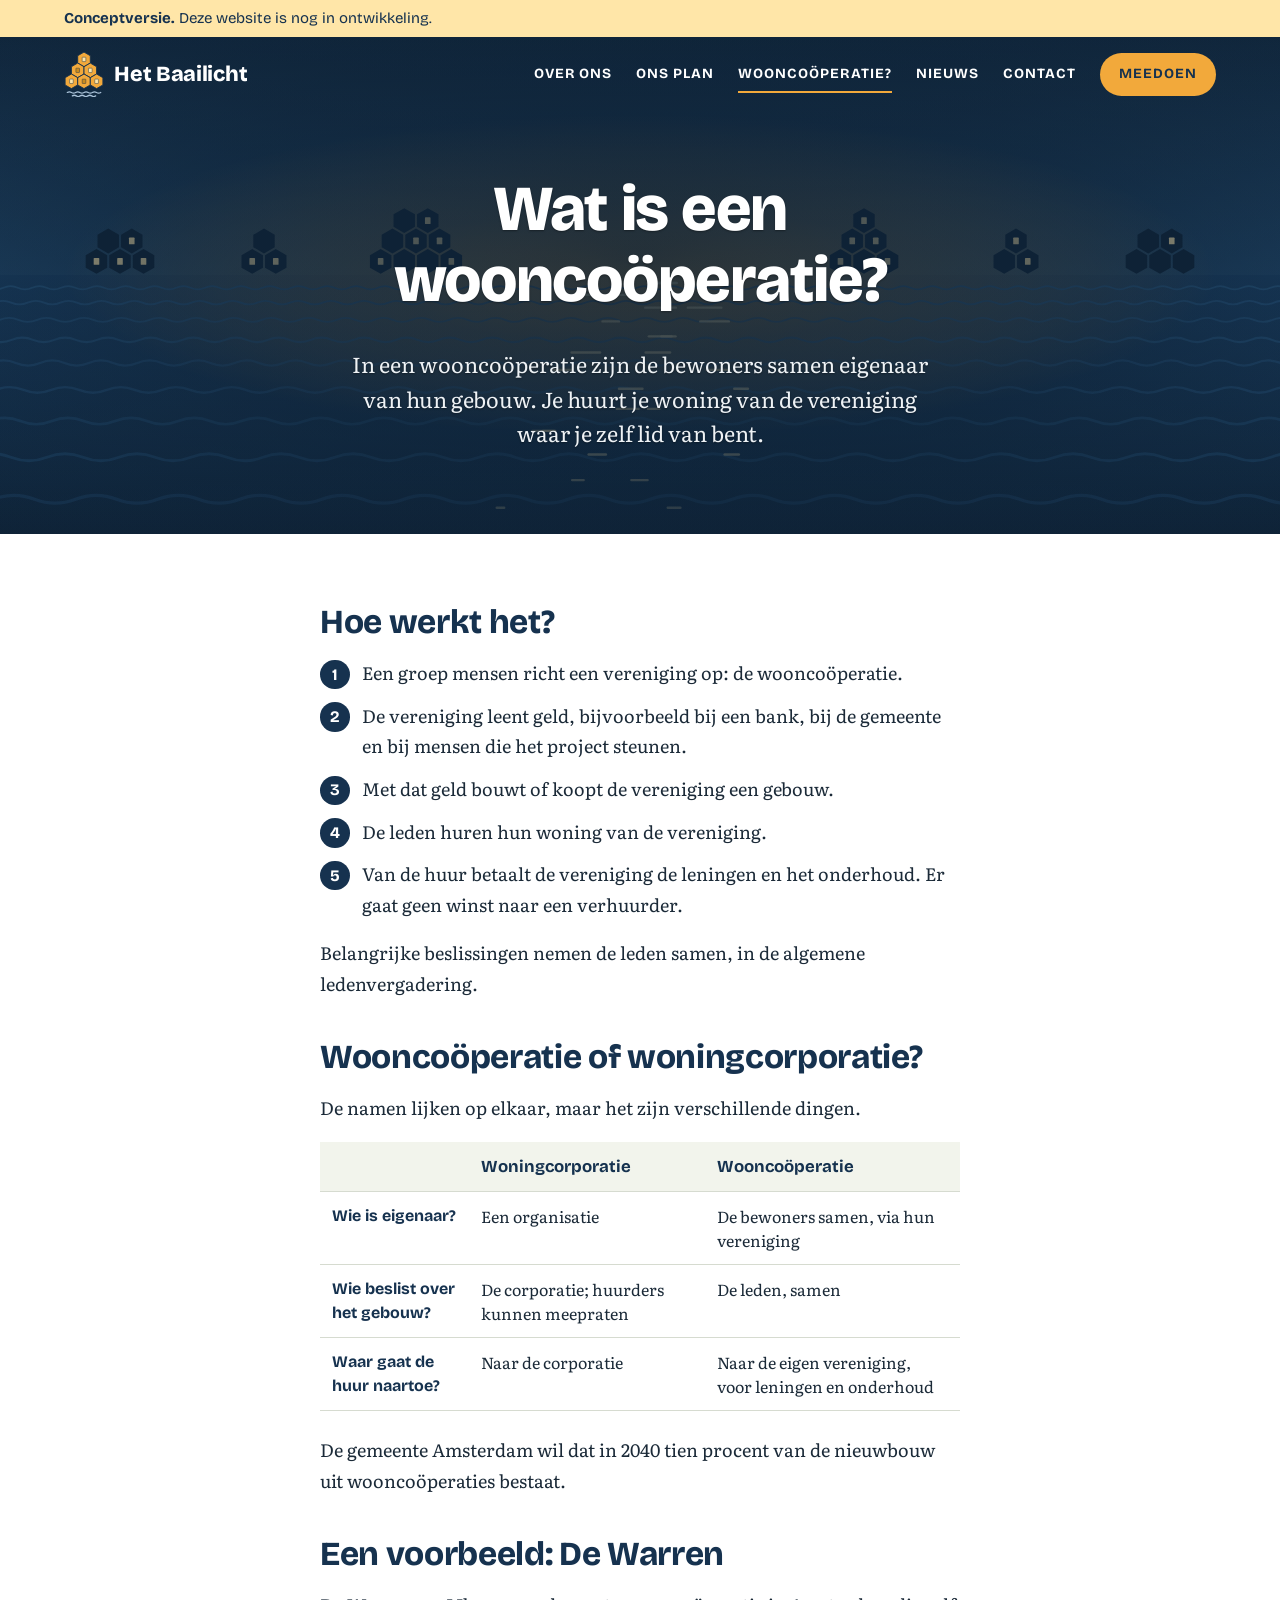
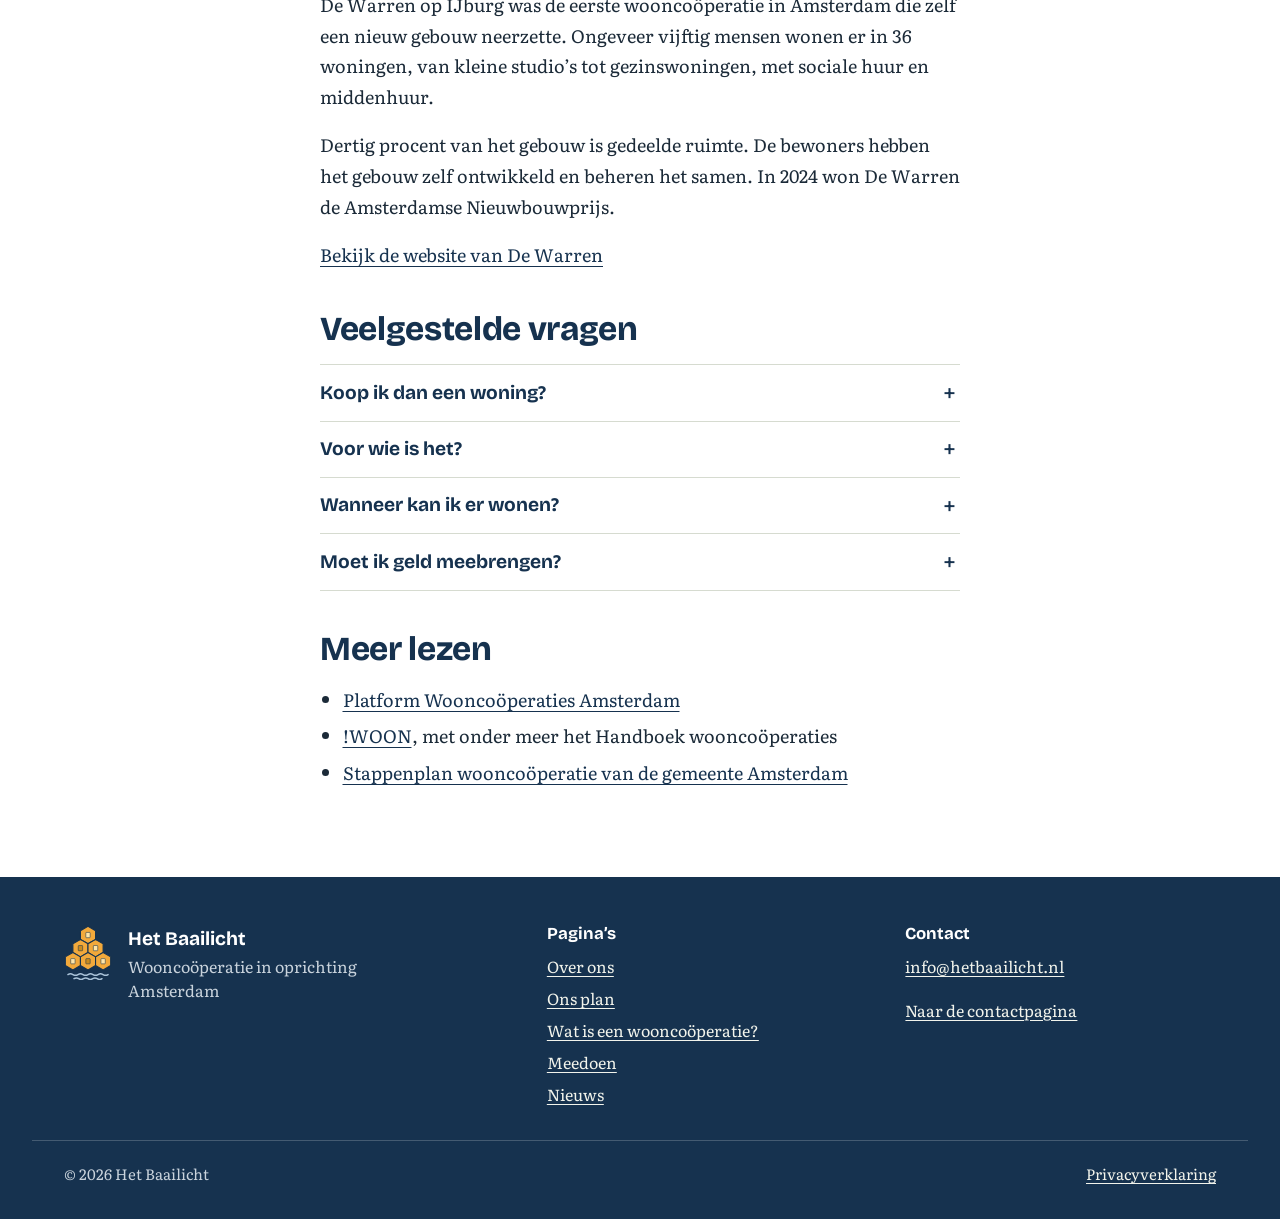
<file: wooncooperatie.html>
<!DOCTYPE html>
<html lang="nl">
<head>
<meta charset="utf-8">
<meta name="viewport" content="width=device-width, initial-scale=1">
<meta http-equiv="Content-Security-Policy" content="default-src 'none'; script-src 'self'; style-src 'self'; img-src 'self'; font-src 'self'; base-uri 'none'; form-action 'none'; upgrade-insecure-requests">
<meta name="referrer" content="no-referrer">
<meta name="robots" content="noindex, nofollow">
<title>Wat is een wooncoöperatie? Uitleg | Het Baailicht</title>
<meta name="description" content="In een wooncoöperatie zijn de bewoners samen eigenaar van hun gebouw. Lees hoe het werkt, wat het verschil is met een woningcorporatie en een voorbeeld.">
<meta name="theme-color" content="#0E2236">
<meta property="og:title" content="Wat is een wooncoöperatie? Uitleg | Het Baailicht">
<meta property="og:description" content="In een wooncoöperatie zijn de bewoners samen eigenaar van hun gebouw. Lees hoe het werkt, wat het verschil is met een woningcorporatie en een voorbeeld.">
<meta property="og:type" content="website">
<meta property="og:locale" content="nl_NL">
<meta property="og:site_name" content="Het Baailicht">
<link rel="icon" href="favicon.ico" sizes="32x32">
<link rel="icon" href="favicon.svg" type="image/svg+xml">
<link rel="apple-touch-icon" href="apple-touch-icon.png">
<link rel="preload" href="assets/fonts/bricolage-grotesque-latin-opsz-wght.woff2" as="font" type="font/woff2" crossorigin>
<link rel="preload" href="assets/fonts/literata-latin-wght.woff2" as="font" type="font/woff2" crossorigin>
<link rel="stylesheet" href="assets/css/style.css?v=b558e44e">
<script src="assets/js/main.js?v=62bbbaea"></script>
</head>
<body>
<a class="sla-over" href="#inhoud">Direct naar de inhoud</a>
<header class="kop">
  <div class="concept" role="note">
    <div class="wrap">
      <p><strong>Conceptversie.</strong> Deze website is nog in ontwikkeling.</p>
    </div>
  </div>
  <div class="wrap kop-binnen">
    <a class="merk" href="index.html"><img src="assets/img/logo-mark-donker.svg" alt="" width="40" height="46"><span translate="no">Het Baailicht</span></a>
    <button class="menu-knop" type="button" aria-expanded="false" aria-controls="hoofdmenu"><svg class="icoon-open" viewBox="0 0 24 24" aria-hidden="true" focusable="false"><path d="M4 7h16M4 12h16M4 17h16" fill="none" stroke="currentColor" stroke-width="2.4" stroke-linecap="round"/></svg><svg class="icoon-dicht" viewBox="0 0 24 24" aria-hidden="true" focusable="false"><path d="M6 6l12 12M18 6L6 18" fill="none" stroke="currentColor" stroke-width="2.4" stroke-linecap="round"/></svg>Menu</button>
    <nav class="hoofdmenu" id="hoofdmenu" aria-label="Hoofdmenu">
      <ul>
        <li><a href="over-ons.html">Over ons</a></li>
        <li><a href="ons-plan.html">Ons plan</a></li>
        <li><a href="wooncooperatie.html" aria-current="page">Wooncoöperatie?</a></li>
        <li><a href="nieuws.html">Nieuws</a></li>
        <li><a href="contact.html">Contact</a></li>
        <li class="menu-meedoen"><a href="meedoen.html">Meedoen</a></li>
      </ul>
    </nav>
  </div>
</header>
<main id="inhoud" tabindex="-1">
<header class="paginakop band band-water">
  <img class="band-beeld" src="assets/img/band-water.svg" alt="" width="1600" height="700">
  <div class="band-inhoud">
    <h1>Wat is een wooncoöperatie?</h1>
    <p class="lead">In een wooncoöperatie zijn de bewoners samen eigenaar van hun gebouw. Je huurt je woning van de vereniging waar je zelf lid van bent.</p>
  </div>
</header>
<div class="wrap inhoud">
  <div class="tekst">
    <h2>Hoe werkt het?</h2>
    <ol class="genummerd">
      <li>Een groep mensen richt een vereniging op: de wooncoöperatie.</li>
      <li>De vereniging leent geld, bijvoorbeeld bij een bank, bij de gemeente en bij mensen die het project steunen.</li>
      <li>Met dat geld bouwt of koopt de vereniging een gebouw.</li>
      <li>De leden huren hun woning van de vereniging.</li>
      <li>Van de huur betaalt de vereniging de leningen en het onderhoud. Er gaat geen winst naar een verhuurder.</li>
    </ol>
    <p>Belangrijke beslissingen nemen de leden samen, in de algemene ledenvergadering.</p>

    <h2>Wooncoöperatie of woningcorporatie?</h2>
    <p>De namen lijken op elkaar, maar het zijn verschillende dingen.</p>
    <section class="tabel-wrap" aria-label="Tabel: verschil tussen woningcorporatie en wooncoöperatie" tabindex="0">
      <table>
        <caption class="verborgen">Het verschil tussen een woningcorporatie en een wooncoöperatie</caption>
        <thead>
          <tr><th scope="col"><span class="verborgen">Vraag</span></th><th scope="col">Woningcorporatie</th><th scope="col">Wooncoöperatie</th></tr>
        </thead>
        <tbody>
          <tr><th scope="row">Wie is eigenaar?</th><td>Een organisatie</td><td>De bewoners samen, via hun vereniging</td></tr>
          <tr><th scope="row">Wie beslist over het gebouw?</th><td>De corporatie; huurders kunnen meepraten</td><td>De leden, samen</td></tr>
          <tr><th scope="row">Waar gaat de huur naartoe?</th><td>Naar de corporatie</td><td>Naar de eigen vereniging, voor leningen en onderhoud</td></tr>
        </tbody>
      </table>
    </section>
    <p>De gemeente Amsterdam wil dat in 2040 tien procent van de nieuwbouw uit wooncoöperaties bestaat.</p>

    <h2>Een voorbeeld: De Warren</h2>
    <p>De Warren op IJburg was de eerste wooncoöperatie in Amsterdam die zelf een nieuw gebouw neerzette. Ongeveer vijftig mensen wonen er in 36 woningen, van kleine studio’s tot gezinswoningen, met sociale huur en middenhuur.</p>
    <p>Dertig procent van het gebouw is gedeelde ruimte. De bewoners hebben het gebouw zelf ontwikkeld en beheren het samen. In 2024 won De Warren de Amsterdamse Nieuwbouwprijs.</p>
    <p><a href="https://dewarren.co">Bekijk de website van De Warren</a></p>

    <h2 id="vragen">Veelgestelde vragen</h2>
    <div class="vragen">
      <details>
        <summary>Koop ik dan een woning?</summary>
        <div class="antwoord"><p>Nee. Je huurt je woning. Het gebouw is van de vereniging, en jij bent lid van die vereniging.</p></div>
      </details>
      <details>
        <summary>Voor wie is het?</summary>
        <div class="antwoord"><p>Dat verschilt per wooncoöperatie. Bij nieuwbouw op een kavel van de gemeente ligt vast hoeveel sociale huur en middenhuur er komt, en daar horen inkomensgrenzen bij. Wil je weten of Het Baailicht bij je past? Lees <a href="meedoen.html">hoe je meedoet</a>.</p></div>
      </details>
      <details>
        <summary>Wanneer kan ik er wonen?</summary>
        <div class="antwoord"><p>Dat weten we nog niet. Eerst is er een kavel nodig. Daarna duurt ontwerpen en bouwen meestal nog jaren. De groep achter De Warren was ruim vijf jaar bezig voordat de bewoners erin trokken.</p></div>
      </details>
      <details>
        <summary>Moet ik geld meebrengen?</summary>
        <div class="antwoord"><p>Dat verschilt per wooncoöperatie. Soms betalen leden een contributie of een eigen inleg. Wat dat bij Het Baailicht betekent, vertellen we je graag als we kennismaken.</p></div>
      </details>
    </div>

    <h2>Meer lezen</h2>
    <ul>
      <li><a href="https://www.pwa.coop">Platform Wooncoöperaties Amsterdam</a></li>
      <li><a href="https://www.wooninfo.nl">!WOON</a>, met onder meer het Handboek wooncoöperaties</li>
      <li><a href="https://www.amsterdam.nl/wonen-bouwen-verbouwen/bouwen-verbouwen/zelfbouw/wooncooperatie/stappenplan-wooncooperatie/">Stappenplan wooncoöperatie van de gemeente Amsterdam</a></li>
    </ul>
  </div>
</div>
</main>
<footer class="voet">
  <div class="wrap voet-raster">
    <div class="voet-merk">
      <img src="assets/img/logo-mark-donker.svg" alt="" width="48" height="55">
      <p><strong translate="no">Het Baailicht</strong><br>Wooncoöperatie in oprichting<br>Amsterdam</p>
    </div>
    <nav aria-label="Pagina’s">
      <h2 class="voet-kop">Pagina’s</h2>
      <ul>
        <li><a href="over-ons.html">Over ons</a></li>
        <li><a href="ons-plan.html">Ons plan</a></li>
        <li><a href="wooncooperatie.html">Wat is een wooncoöperatie?</a></li>
        <li><a href="meedoen.html">Meedoen</a></li>
        <li><a href="nieuws.html">Nieuws</a></li>
      </ul>
    </nav>
    <div>
      <h2 class="voet-kop">Contact</h2>
      <p><a href="mailto:info@hetbaailicht.nl">info@hetbaailicht.nl</a></p>
      <p><a href="contact.html">Naar de contactpagina</a></p>
    </div>
  </div>
  <div class="wrap voet-onder">
    <p>&copy; 2026 <span translate="no">Het Baailicht</span></p>
    <p><a href="privacy.html">Privacyverklaring</a></p>
  </div>
</footer>
</body>
</html>
</file>
<file: assets/css/style.css>
/* ==========================================================================
   Het Baailicht — stylesheet
   Opbouw in de stijl van De Warren: grote beeldvlakken over de hele breedte,
   gecentreerde koppen, ronde knoppen, afgewisseld met rustige witte blokken.
   Eén bestand, geen framework. Kleuren en maten staan bovenaan als variabelen.
   ========================================================================== */

/* ---------- Lettertypes (staan op onze eigen site, licentie OFL-1.1) ---------- */
@font-face {
  font-family: "Bricolage Grotesque";
  src: url("../fonts/bricolage-grotesque-latin-opsz-wght.woff2") format("woff2");
  font-weight: 200 800;
  font-style: normal;
  font-display: swap;
}

@font-face {
  font-family: "Literata";
  src: url("../fonts/literata-latin-wght.woff2") format("woff2");
  font-weight: 200 900;
  font-style: normal;
  font-display: swap;
}

/* ---------- Huisstijl ---------- */
:root {
  /* Kleuren */
  --schemer: #16324f;        /* donkerblauw: koppen, links, voettekst */
  --diep: #0e2236;           /* nachtblauw: bovenkant homepage */
  --honing: #f2a93b;         /* het licht: knoppen, ramen */
  --honing-hover: #f6bc5e;
  --honing-donker: #8a5a10;
  --was: #ffe6a8;            /* zachte gloed: conceptmelding, meedoen-blok */
  --riet: #47643d;
  --dijk: #f2f4ec;           /* rustige achtergrond tussen de beeldvlakken */
  --wit: #ffffff;
  --inkt: #1b2a38;           /* lopende tekst */
  --gedempt: #556270;        /* kleine, minder belangrijke tekst */
  --lijn: #d6dbd0;           /* scheidingslijnen */
  --licht-tekst: #eef2f5;    /* tekst op donker beeld */
  --voet-tekst: #c9d3dc;

  /* Letters */
  --kop: "Bricolage Grotesque", "Arial Narrow", system-ui, sans-serif;
  --tekst: "Literata", Georgia, "Times New Roman", serif;

  /* Maten */
  --breed: 72rem;
  --leesbreedte: 40rem;
  --rand: clamp(1rem, 0.6rem + 2vw, 2rem);
  --sectie: clamp(3.5rem, 2.5rem + 4vw, 6.5rem);
  --kop-ruimte: 8.5rem;      /* ruimte voor de kop die over het beeld ligt */
  --hoek: 0.5rem;
}

@media (min-width: 40rem) {
  :root {
    --kop-ruimte: 7.25rem;
  }
}

/* ---------- Basis ---------- */
*,
*::before,
*::after {
  box-sizing: border-box;
}

html {
  -webkit-text-size-adjust: 100%;
  text-size-adjust: 100%;
}

body {
  margin: 0;
  background: var(--wit);
  color: var(--inkt);
  font-family: var(--tekst);
  font-size: 1.125rem;
  line-height: 1.7;
  text-rendering: optimizeLegibility;
}

a,
button {
  touch-action: manipulation;
  -webkit-tap-highlight-color: rgba(22, 50, 79, 0.15);
}

img,
svg {
  display: block;
  max-width: 100%;
  height: auto;
}

h1,
h2,
h3 {
  margin: 0 0 0.5em;
  color: var(--schemer);
  font-family: var(--kop);
  font-weight: 750;
  line-height: 1.1;
  letter-spacing: -0.01em;
  text-wrap: balance;
  overflow-wrap: break-word;
}

h1 {
  font-size: clamp(2.4rem, 1.5rem + 3.4vw, 4rem);
  font-weight: 800;
  letter-spacing: -0.02em;
}

h2 {
  font-size: clamp(2rem, 1.5rem + 2vw, 3rem);
}

h3 {
  font-size: 1.375rem;
  line-height: 1.2;
}

p,
ul,
ol,
dl {
  margin: 0 0 1em;
}

ul,
ol {
  padding-left: 1.25em;
}

li + li {
  margin-top: 0.35em;
}

strong {
  font-weight: 700;
}

a {
  color: var(--schemer);
  text-decoration-thickness: 1px;
  text-underline-offset: 0.2em;
}

a:hover {
  text-decoration-thickness: 2px;
  text-decoration-color: var(--honing-donker);
}

:focus-visible {
  outline: 3px solid var(--schemer);
  outline-offset: 3px;
  border-radius: 2px;
}

#inhoud:focus {
  outline: none;
}

.verborgen {
  position: absolute;
  width: 1px;
  height: 1px;
  margin: -1px;
  padding: 0;
  overflow: hidden;
  clip: rect(0 0 0 0);
  white-space: nowrap;
  border: 0;
}

.wrap {
  width: 100%;
  max-width: calc(var(--breed) + 2 * var(--rand));
  margin-inline: auto;
  padding-inline: var(--rand);
}

.klein {
  font-size: 0.9375rem;
  color: var(--gedempt);
}

/* ---------- Direct naar de inhoud ---------- */
.sla-over {
  position: absolute;
  left: 1rem;
  top: -10rem;
  z-index: 50;
  padding: 0.75rem 1rem;
  background: var(--schemer);
  color: var(--wit);
  font-family: var(--kop);
  font-weight: 700;
  border-radius: var(--hoek);
}

.sla-over:focus {
  top: 1rem;
  outline-color: var(--honing);
}

/* ---------- Kop van de site: ligt over het beeld, zoals bij De Warren ---------- */
.kop {
  position: absolute;
  top: 0;
  left: 0;
  right: 0;
  z-index: 20;
  color: var(--wit);
}

.kop :focus-visible {
  outline-color: var(--honing);
}

.concept {
  background: var(--was);
  color: var(--schemer);
  font-family: var(--kop);
  font-size: 0.9375rem;
  line-height: 1.4;
}

.concept p {
  margin: 0;
  padding-block: 0.5rem;
}

.kop-binnen {
  display: flex;
  flex-wrap: wrap;
  align-items: center;
  justify-content: space-between;
  gap: 0.5rem 1.5rem;
  padding-block: 0.9rem;
}

.merk {
  display: inline-flex;
  align-items: center;
  gap: 0.65rem;
  color: var(--wit);
  font-family: var(--kop);
  font-size: 1.35rem;
  font-weight: 800;
  letter-spacing: -0.015em;
  text-decoration: none;
}

.merk img {
  width: 2.5rem;
}

.merk span {
  white-space: nowrap;
}

.merk:hover {
  text-decoration: none;
}

.menu-knop {
  display: none;
  align-items: center;
  gap: 0.5rem;
  min-height: 2.75rem;
  padding: 0.5rem 1.1rem;
  border: 2px solid rgba(255, 255, 255, 0.85);
  border-radius: 999px;
  background: transparent;
  color: var(--wit);
  font-family: var(--kop);
  font-size: 0.875rem;
  font-weight: 700;
  letter-spacing: 0.06em;
  text-transform: uppercase;
  cursor: pointer;
}

.menu-knop svg {
  width: 1.25rem;
  height: 1.25rem;
}

.menu-knop .icoon-dicht,
.menu-knop[aria-expanded="true"] .icoon-open {
  display: none;
}

.menu-knop[aria-expanded="true"] .icoon-dicht {
  display: block;
}

.hoofdmenu ul {
  display: flex;
  flex-wrap: wrap;
  align-items: center;
  gap: 0.25rem 1.5rem;
  margin: 0;
  padding: 0;
  list-style: none;
}

.hoofdmenu li + li {
  margin-top: 0;
}

.hoofdmenu a {
  display: inline-block;
  padding: 0.45rem 0;
  color: var(--wit);
  font-family: var(--kop);
  font-size: 0.875rem;
  font-weight: 700;
  letter-spacing: 0.07em;
  text-decoration: none;
  text-transform: uppercase;
}

.hoofdmenu a:hover {
  text-decoration: underline;
  text-decoration-thickness: 2px;
  text-decoration-color: var(--honing);
  text-underline-offset: 0.35em;
}

.hoofdmenu a[aria-current="page"] {
  box-shadow: inset 0 -2px 0 var(--honing);
}

.hoofdmenu .menu-meedoen a {
  padding: 0.6rem 1.2rem;
  border-radius: 999px;
  background: var(--honing);
  color: var(--schemer);
}

.hoofdmenu .menu-meedoen a:hover {
  background: var(--honing-hover);
  text-decoration: none;
}

.hoofdmenu .menu-meedoen a[aria-current="page"] {
  box-shadow: inset 0 0 0 2px var(--wit);
}

/* Smal scherm met JavaScript: menu achter een knop */
@media (max-width: 59.99rem) {
  .js .menu-knop {
    display: inline-flex;
  }

  .js .hoofdmenu {
    display: none;
    flex-basis: 100%;
  }

  .js .hoofdmenu.is-open {
    display: block;
    flex: 0 0 calc(100% + 2 * var(--rand));
    margin-inline: calc(-1 * var(--rand));
    padding: 0.25rem var(--rand) 1rem;
    background: var(--diep);
    box-shadow: 0 12px 24px rgba(0, 0, 0, 0.25);
  }

  .js .hoofdmenu ul {
    flex-direction: column;
    align-items: stretch;
    gap: 0;
  }

  .js .hoofdmenu a {
    display: block;
    padding: 0.85rem 0;
    border-top: 1px solid rgba(255, 255, 255, 0.15);
  }

  .js .hoofdmenu a[aria-current="page"] {
    box-shadow: inset 4px 0 0 var(--honing);
    padding-left: 0.85rem;
  }

  .js .hoofdmenu .menu-meedoen a {
    margin-top: 0.75rem;
    padding: 0.85rem 1rem;
    border-top: 0;
    text-align: center;
  }

  .js .hoofdmenu .menu-meedoen a[aria-current="page"] {
    box-shadow: inset 0 0 0 2px var(--wit);
    padding-left: 1rem;
  }
}

/* ---------- Knoppen: rond, zoals bij De Warren ---------- */
.knop {
  display: inline-flex;
  align-items: center;
  justify-content: center;
  min-height: 3rem;
  padding: 0.8rem 1.6rem;
  border-radius: 999px;
  font-family: var(--kop);
  font-size: 0.875rem;
  font-weight: 750;
  letter-spacing: 0.06em;
  line-height: 1.2;
  text-align: center;
  text-decoration: none;
  text-transform: uppercase;
}

.knop:hover {
  text-decoration: none;
}

.knop-honing {
  background: var(--honing);
  color: var(--schemer);
}

.knop-honing:hover {
  background: var(--honing-hover);
}

.knop-licht {
  color: var(--wit);
  box-shadow: inset 0 0 0 2px rgba(255, 255, 255, 0.9);
}

.knop-licht:hover {
  background: rgba(255, 255, 255, 0.12);
}

.knop-donker {
  color: var(--schemer);
  box-shadow: inset 0 0 0 2px var(--schemer);
}

.knop-donker:hover {
  background: rgba(22, 50, 79, 0.06);
}

.knoppen {
  display: flex;
  flex-wrap: wrap;
  justify-content: center;
  gap: 0.75rem;
  margin-top: 1.75rem;
}

/* ---------- Homepage: bovenkant met de honingraat-stad aan het water ---------- */
.held {
  position: relative;
  display: flex;
  flex-direction: column;
  min-height: min(100svh, 62rem);
  overflow: hidden;
  background: linear-gradient(180deg, #0e2236 0%, #16324f 62%, #1b4166 100%);
  color: var(--wit);
}

.held :focus-visible {
  outline-color: var(--honing);
}

.held .sterren {
  position: absolute;
  inset: 0;
  width: 100%;
  height: 100%;
  pointer-events: none;
}

.held-inhoud {
  position: relative;
  z-index: 1;
  display: flex;
  flex: 1;
  flex-direction: column;
  justify-content: center;
  padding: calc(var(--kop-ruimte) + clamp(1rem, 0.5rem + 3vw, 3.5rem)) var(--rand) 0;
  text-align: center;
}

.held h1 {
  max-width: 15ch;
  margin: 0 auto 0.45em;
  color: var(--wit);
  font-size: clamp(2.4rem, 1.3rem + 3.8vw, 4.25rem);
  line-height: 1.04;
  letter-spacing: -0.025em;
}

.held .intro {
  max-width: 36rem;
  margin: 0 auto;
  color: var(--licht-tekst);
  font-size: 1.2rem;
  line-height: 1.6;
}

.held .stad {
  position: relative;
  width: 100%;
  height: clamp(13rem, 30vw, 25rem);
  margin-top: clamp(1.5rem, 1rem + 2vw, 3rem);
}

/* De ramen gaan één voor één aan: het enige bewegende moment op de site */
.raam-aan,
.spiegel {
  opacity: 0;
  animation: licht-aan 0.7s ease-out forwards;
}

.a1 { animation-delay: 0.6s; }
.a2 { animation-delay: 0.78s; }
.a3 { animation-delay: 0.96s; }
.a4 { animation-delay: 1.14s; }
.a5 { animation-delay: 1.32s; }
.a6 { animation-delay: 1.5s; }
.a7 { animation-delay: 1.68s; }
.a8 { animation-delay: 1.86s; }
.a9 { animation-delay: 2.04s; }
.a10 { animation-delay: 2.22s; }
.a11 { animation-delay: 2.4s; }
.a12 { animation-delay: 2.58s; }
.a13 { animation-delay: 2.76s; }
.a14 { animation-delay: 2.94s; }
.a15 { animation-delay: 3.12s; }
.a16 { animation-delay: 3.3s; }
.a17 { animation-delay: 3.48s; }
.a18 { animation-delay: 3.66s; }

.spiegel {
  animation-duration: 1.4s;
  animation-delay: 3.9s;
}

@keyframes licht-aan {
  0% { opacity: 0; }
  55% { opacity: 1; }
  70% { opacity: 0.7; }
  100% { opacity: 1; }
}

@media (prefers-reduced-motion: reduce) {
  .raam-aan,
  .spiegel {
    opacity: 1;
    animation: none;
  }
}

/* ---------- Beeldvlakken over de hele breedte ---------- */
.band {
  position: relative;
  isolation: isolate;
  overflow: hidden;
  padding-block: clamp(4.5rem, 3rem + 7vw, 9rem);
  background: var(--schemer);
  color: var(--licht-tekst);
  text-align: center;
  text-shadow: 0 1px 2px rgba(0, 0, 0, 0.35);
  --band-sluier: radial-gradient(ellipse 70% 75% at 50% 50%, rgba(14, 34, 54, 0.88) 0%, rgba(14, 34, 54, 0.6) 55%, rgba(14, 34, 54, 0.25) 100%);
}

.band-water {
  --band-sluier: radial-gradient(ellipse 60% 70% at 50% 48%, rgba(14, 34, 54, 0.8) 0%, rgba(14, 34, 54, 0.45) 60%, rgba(14, 34, 54, 0.05) 100%);
}

.band-groen {
  background: #2a4326;
  --band-sluier: radial-gradient(ellipse 65% 75% at 50% 45%, rgba(20, 33, 18, 0.9) 0%, rgba(20, 33, 18, 0.6) 55%, rgba(20, 33, 18, 0.2) 100%);
}

.band-beeld {
  position: absolute;
  inset: 0;
  z-index: -2;
  width: 100%;
  height: 100%;
  object-fit: cover;
}

/* Een donkere sluier over het beeld, zodat de tekst altijd goed leesbaar is */
.band::before {
  content: "";
  position: absolute;
  inset: 0;
  z-index: -1;
  background: linear-gradient(rgba(14, 34, 54, 0.5), rgba(14, 34, 54, 0.5)), var(--band-sluier);
}

.band-groen::before {
  background: linear-gradient(rgba(20, 33, 18, 0.5), rgba(20, 33, 18, 0.5)), var(--band-sluier);
}

.band-water::before {
  background: linear-gradient(rgba(14, 34, 54, 0.3), rgba(14, 34, 54, 0.3)), var(--band-sluier);
}

.band .knop {
  text-shadow: none;
}

.band :focus-visible {
  outline-color: var(--honing);
}

.band-inhoud {
  max-width: 46rem;
  margin-inline: auto;
  padding-inline: var(--rand);
}

.band h1,
.band h2 {
  color: var(--wit);
}

.band h2 {
  font-size: clamp(2.2rem, 1.5rem + 2.8vw, 3.6rem);
}

.band p {
  max-width: 36rem;
  margin-inline: auto;
  font-size: 1.2rem;
  line-height: 1.6;
}

.band a:not(.knop) {
  color: var(--wit);
  text-decoration-color: var(--honing);
}

.band .klein-licht {
  margin-top: 1.25rem;
  font-size: 0.9375rem;
}

/* Kop van binnenpagina's: een kleiner beeldvlak */
.paginakop {
  padding-top: calc(var(--kop-ruimte) + clamp(2rem, 1.25rem + 3vw, 4.5rem));
  padding-bottom: clamp(3rem, 2rem + 4vw, 5.5rem);
}

.paginakop h1 {
  max-width: 18ch;
  margin-inline: auto;
}

.paginakop .lead {
  max-width: 38rem;
  margin: 0 auto;
  font-size: clamp(1.15rem, 1.05rem + 0.4vw, 1.35rem);
}

/* ---------- Witte blokken ---------- */
.sectie {
  padding-block: var(--sectie);
  background: var(--wit);
}

.sectie-dijk {
  background: var(--dijk);
}

.sectie-kop {
  max-width: 42rem;
  margin: 0 auto 2.5rem;
  text-align: center;
}

.sectie-kop > :last-child {
  margin-bottom: 0;
}

.midden {
  max-width: 40rem;
  margin-inline: auto;
  text-align: center;
}

/* Drie beelden op een rij, zoals de foto's bij "Sociaal" op de site van De Warren */
.drie-beelden {
  display: grid;
  gap: 2rem;
  max-width: 66rem;
  margin: 0 auto 3rem;
  padding: 0;
  list-style: none;
}

.drie-beelden figure {
  margin: 0;
  text-align: center;
}

.drie-beelden img {
  width: 100%;
  aspect-ratio: 4 / 3;
  border-radius: var(--hoek);
}

.drie-beelden figcaption {
  margin-top: 0.85rem;
  line-height: 1.5;
}

.drie-beelden figcaption strong {
  display: block;
  color: var(--schemer);
  font-family: var(--kop);
  font-size: 1.2rem;
}

@media (min-width: 48rem) {
  .drie-beelden {
    grid-template-columns: repeat(3, minmax(0, 1fr));
  }
}

/* Twee kolommen tekst */
.twee-kolommen {
  display: grid;
  gap: 0 3rem;
  max-width: 62rem;
  margin-inline: auto;
}

@media (min-width: 52rem) {
  .twee-kolommen {
    grid-template-columns: repeat(2, minmax(0, 1fr));
  }
}

/* ---------- Stappen: de route van idee tot huis ---------- */
.marker {
  position: relative;
  z-index: 1;
  align-self: start;
  width: 2rem;
  height: auto;
  flex: none;
}

.marker polygon {
  fill: var(--honing);
  stroke: var(--schemer);
  stroke-width: 2.5;
}

.marker text {
  fill: var(--schemer);
  font-family: var(--kop);
  font-size: 15px;
  font-weight: 750;
}

/* Korte versie op de homepage */
.stappen-kort {
  display: grid;
  gap: 0;
  max-width: 64rem;
  margin: 0 auto 2rem;
  padding: 0;
  list-style: none;
}

.stappen-kort li {
  position: relative;
  display: grid;
  grid-template-columns: 2rem 1fr;
  column-gap: 1rem;
  align-items: center;
  margin: 0;
  padding-bottom: 1.25rem;
}

/* De lijn loopt van het midden van deze markering naar het midden van de volgende */
.stappen-kort li::before {
  content: "";
  position: absolute;
  left: calc(1rem - 1px);
  top: 1.125rem;
  bottom: -1.125rem;
  border-left: 2px solid var(--lijn);
}

.stappen-kort li:last-child {
  padding-bottom: 0;
}

.stappen-kort li:last-child::before {
  display: none;
}

.stappen-kort .marker {
  align-self: center;
}

.stap-naam {
  color: var(--schemer);
  font-family: var(--kop);
  font-size: 1.15rem;
  font-weight: 700;
  line-height: 1.25;
}

@media (min-width: 56rem) {
  .stappen-kort {
    grid-template-columns: repeat(6, minmax(0, 1fr));
    gap: 1rem;
  }

  .stappen-kort li {
    display: flex;
    flex-direction: column;
    align-items: center;
    gap: 0.6rem;
    padding-bottom: 0;
    text-align: center;
  }

  .stappen-kort li::before {
    left: 50%;
    right: calc(-50% - 1rem);
    top: calc(1.125rem - 1px);
    bottom: auto;
    border-left: 0;
    border-top: 2px solid var(--lijn);
  }

  .stappen-kort .marker {
    align-self: center;
  }
}

/* Volledige versie op de planpagina */
.stappen {
  margin: 0 0 2rem;
  padding: 0;
  list-style: none;
}

.stappen li {
  position: relative;
  display: grid;
  grid-template-columns: 2rem 1fr;
  column-gap: 1.1rem;
  margin: 0;
  padding-bottom: 1.75rem;
}

.stappen li::before {
  content: "";
  position: absolute;
  left: calc(1rem - 1px);
  top: 1.125rem;
  bottom: -1.125rem;
  border-left: 2px solid var(--lijn);
}

.stappen li:last-child {
  padding-bottom: 0;
}

.stappen li:last-child::before {
  display: none;
}

.stappen h3 {
  margin: 0.15rem 0 0.35rem;
  font-size: 1.25rem;
}

.stappen p {
  margin: 0;
}

/* ---------- Nieuws ---------- */
.nieuws-lijst {
  max-width: 40rem;
  margin: 0 auto;
  padding: 0;
  list-style: none;
}

.nieuws-lijst li {
  margin: 0;
  padding-block: 1rem;
  border-top: 1px solid var(--lijn);
  text-align: center;
}

.nieuws-lijst li:last-child {
  border-bottom: 1px solid var(--lijn);
}

.nieuws-lijst time {
  display: block;
  color: var(--gedempt);
  font-size: 0.9375rem;
}

.nieuws-lijst a {
  font-family: var(--kop);
  font-size: 1.3rem;
  font-weight: 700;
}

/* ---------- Binnenpagina's ---------- */
.inhoud {
  padding-block: clamp(3rem, 2rem + 3vw, 5rem);
}

.tekst {
  max-width: var(--leesbreedte);
  margin-inline: auto;
}

.tekst h2 {
  margin-top: 2.5rem;
  font-size: clamp(1.6rem, 1.35rem + 1vw, 2.1rem);
}

.tekst > h2:first-child {
  margin-top: 0;
}

.tekst .knoppen {
  justify-content: flex-start;
}

.stappen-sectie {
  max-width: var(--leesbreedte);
  margin: 2.5rem auto;
}

.stappen-sectie h2 {
  font-size: clamp(1.6rem, 1.35rem + 1vw, 2.1rem);
}

.stappen-sectie > p {
  margin-bottom: 1.5rem;
}

.meedoen-blok {
  max-width: var(--leesbreedte);
  margin: 2.5rem auto;
  padding: clamp(1.5rem, 1rem + 2vw, 2.5rem);
  border-radius: 1rem;
  background: var(--was);
}

.meedoen-blok h2 {
  margin-top: 0;
  margin-bottom: 0.4em;
  font-size: clamp(1.6rem, 1.35rem + 1vw, 2.1rem);
}

.meedoen-blok .klein {
  margin: 1rem 0 0;
  color: var(--inkt);
}

/* Genummerde stappen in lopende tekst */
.genummerd {
  padding-left: 0;
  list-style: none;
  counter-reset: stap;
}

.genummerd li {
  position: relative;
  padding-left: 2.6rem;
  counter-increment: stap;
}

.genummerd li + li {
  margin-top: 0.75rem;
}

.genummerd li::before {
  content: counter(stap);
  position: absolute;
  left: 0;
  top: 0.1rem;
  display: grid;
  place-items: center;
  width: 1.85rem;
  height: 1.85rem;
  border-radius: 50%;
  background: var(--schemer);
  color: var(--wit);
  font-family: var(--kop);
  font-size: 1rem;
  font-weight: 700;
  line-height: 1;
}

/* Vragen en antwoorden */
.vragen {
  margin-bottom: 1.5rem;
}

.vragen details {
  border-top: 1px solid var(--lijn);
}

.vragen details:last-child {
  border-bottom: 1px solid var(--lijn);
}

.vragen summary {
  position: relative;
  padding: 0.95rem 2.5rem 0.95rem 0;
  color: var(--schemer);
  font-family: var(--kop);
  font-size: 1.2rem;
  font-weight: 700;
  line-height: 1.3;
  list-style: none;
  cursor: pointer;
}

.vragen summary::-webkit-details-marker {
  display: none;
}

.vragen summary::after {
  content: "+";
  position: absolute;
  right: 0.25rem;
  top: 50%;
  transform: translateY(-50%);
  font-size: 1.6rem;
  font-weight: 400;
  line-height: 1;
}

.vragen details[open] summary::after {
  content: "\2212";
}

.vragen .antwoord {
  padding-bottom: 1rem;
}

.vragen .antwoord p:last-child {
  margin-bottom: 0;
}

/* Tabel */
.tabel-wrap {
  margin-bottom: 1.5rem;
  overflow-x: auto;
}

table {
  width: 100%;
  border-collapse: collapse;
  font-size: 1rem;
  line-height: 1.5;
}

th,
td {
  padding: 0.75rem;
  border-bottom: 1px solid var(--lijn);
  text-align: left;
  vertical-align: top;
}

thead th {
  background: var(--dijk);
  color: var(--schemer);
  font-family: var(--kop);
  font-size: 1.05rem;
}

tbody th {
  color: var(--schemer);
  font-family: var(--kop);
  font-weight: 700;
}

@media (max-width: 30rem) {
  table {
    font-size: 0.9375rem;
  }

  th,
  td {
    padding: 0.6rem 0.3rem;
    hyphens: auto;
  }

  thead th {
    font-size: 0.9rem;
  }
}

/* Nieuwsberichten */
.bericht {
  padding-block: 1.75rem;
  border-top: 1px solid var(--lijn);
}

.bericht:first-child {
  padding-top: 0;
  border-top: 0;
}

.bericht h2 {
  margin: 0 0 0.25rem;
}

.bericht .datum {
  margin: 0 0 0.75rem;
  color: var(--gedempt);
  font-size: 0.9375rem;
}

.bericht p:last-child {
  margin-bottom: 0;
}

/* ---------- Voettekst ---------- */
.voet {
  background: var(--schemer);
  color: var(--voet-tekst);
  font-size: 1rem;
}

.voet a {
  color: var(--dijk);
}

.voet a:hover {
  text-decoration-color: var(--honing);
}

.voet :focus-visible {
  outline-color: var(--honing);
}

.voet-raster {
  display: grid;
  gap: 2rem;
  padding-block: 3rem 2rem;
}

.voet-merk {
  display: flex;
  gap: 1rem;
  align-items: flex-start;
}

.voet-merk img {
  width: 3rem;
  flex: none;
}

.voet-merk p {
  margin: 0;
  line-height: 1.5;
}

.voet-merk strong {
  color: var(--wit);
  font-family: var(--kop);
  font-size: 1.2rem;
}

.voet-kop {
  margin: 0 0 0.6rem;
  color: var(--wit);
  font-family: var(--kop);
  font-size: 1.05rem;
  font-weight: 700;
  letter-spacing: 0;
}

.voet ul {
  margin: 0;
  padding: 0;
  list-style: none;
}

.voet li + li {
  margin-top: 0.3rem;
}

.voet-onder {
  display: flex;
  flex-wrap: wrap;
  justify-content: space-between;
  gap: 0.5rem 1.5rem;
  padding-block: 1.25rem 2rem;
  border-top: 1px solid rgba(201, 211, 220, 0.25);
  font-size: 0.9375rem;
}

.voet-onder p {
  margin: 0;
}

@media (min-width: 48rem) {
  .voet-raster {
    grid-template-columns: 1.4fr 1fr 1fr;
    gap: 3rem;
  }
}

/* ---------- Afdrukken ---------- */
@media print {
  .concept,
  .menu-knop,
  .hoofdmenu,
  .sla-over,
  .band-beeld,
  .sterren,
  .stad {
    display: none !important;
  }

  .kop {
    position: static;
    color: var(--inkt);
  }

  .merk {
    color: var(--schemer);
  }

  .held,
  .band {
    min-height: 0;
    padding-block: 1.5rem;
    background: none;
    color: var(--inkt);
    text-shadow: none;
  }

  .band::before {
    display: none;
  }

  .held h1,
  .band h1,
  .band h2 {
    color: var(--schemer);
  }
}
</file>
